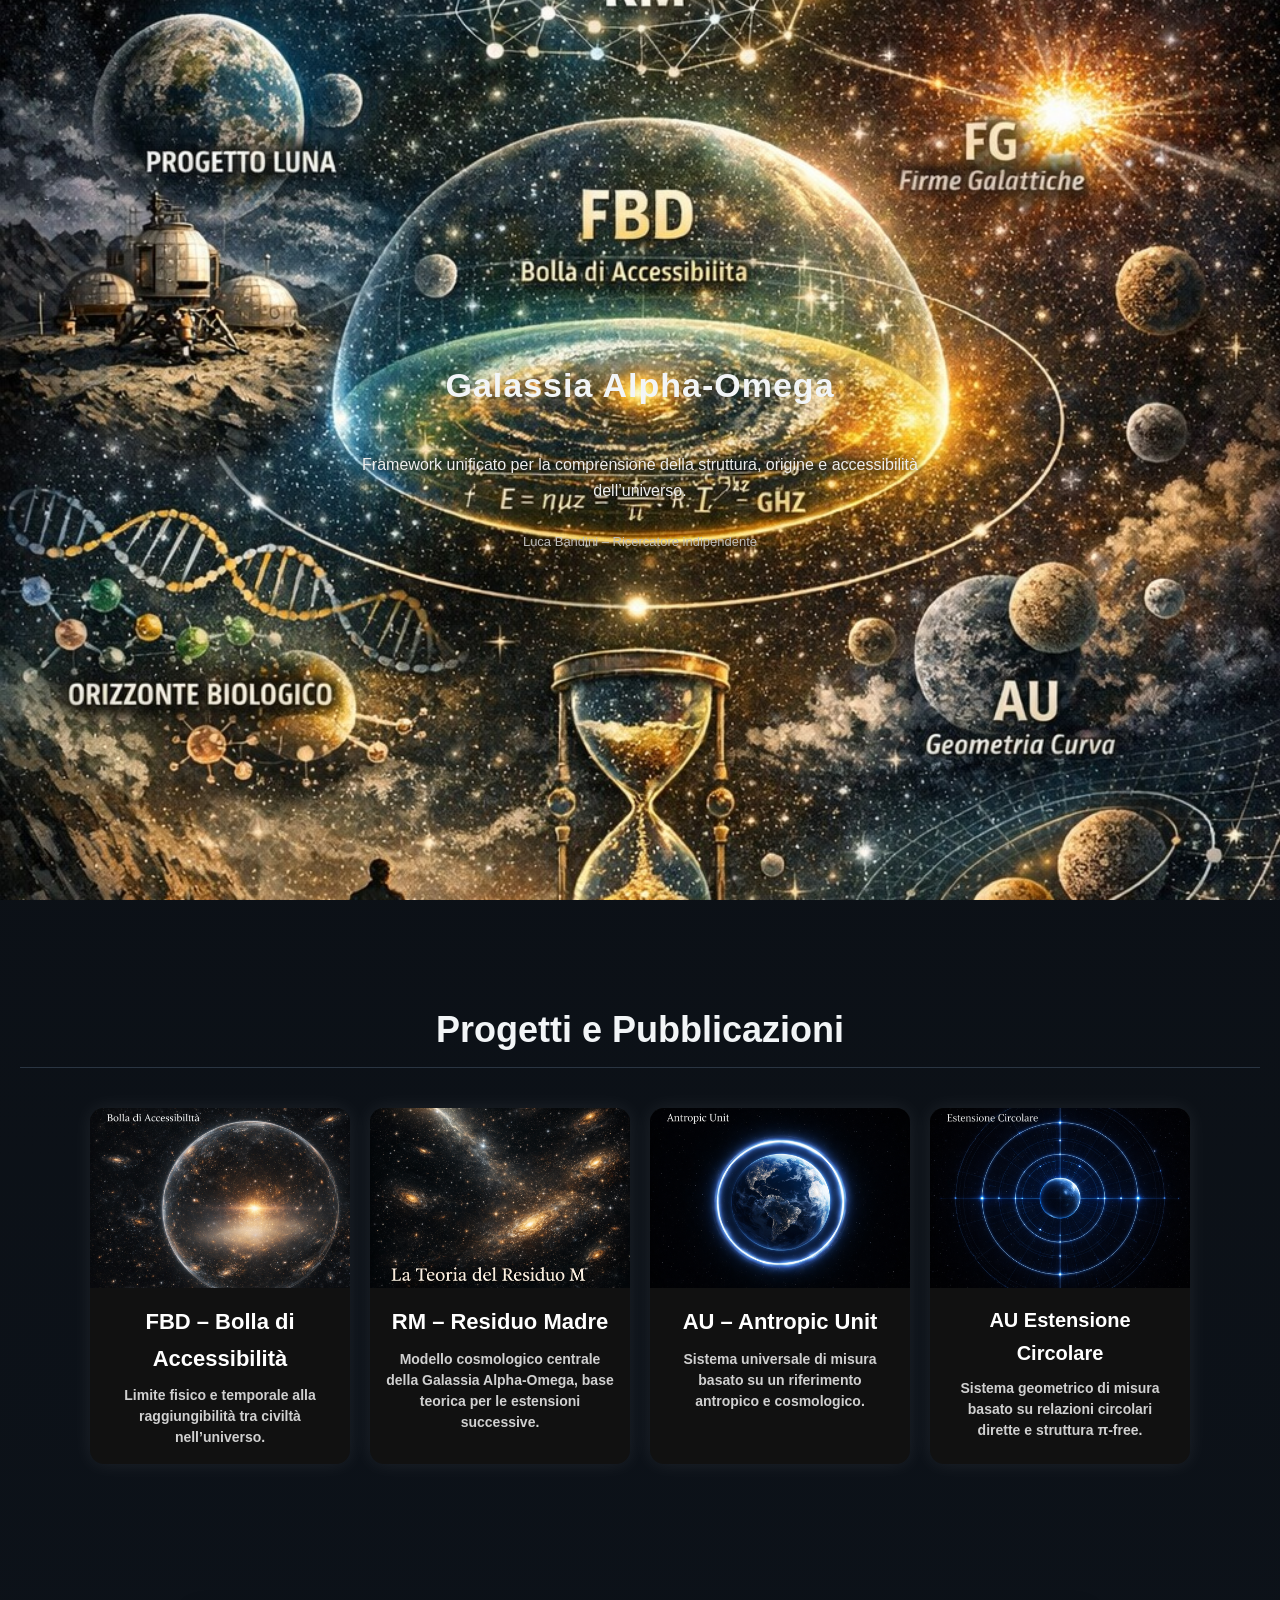
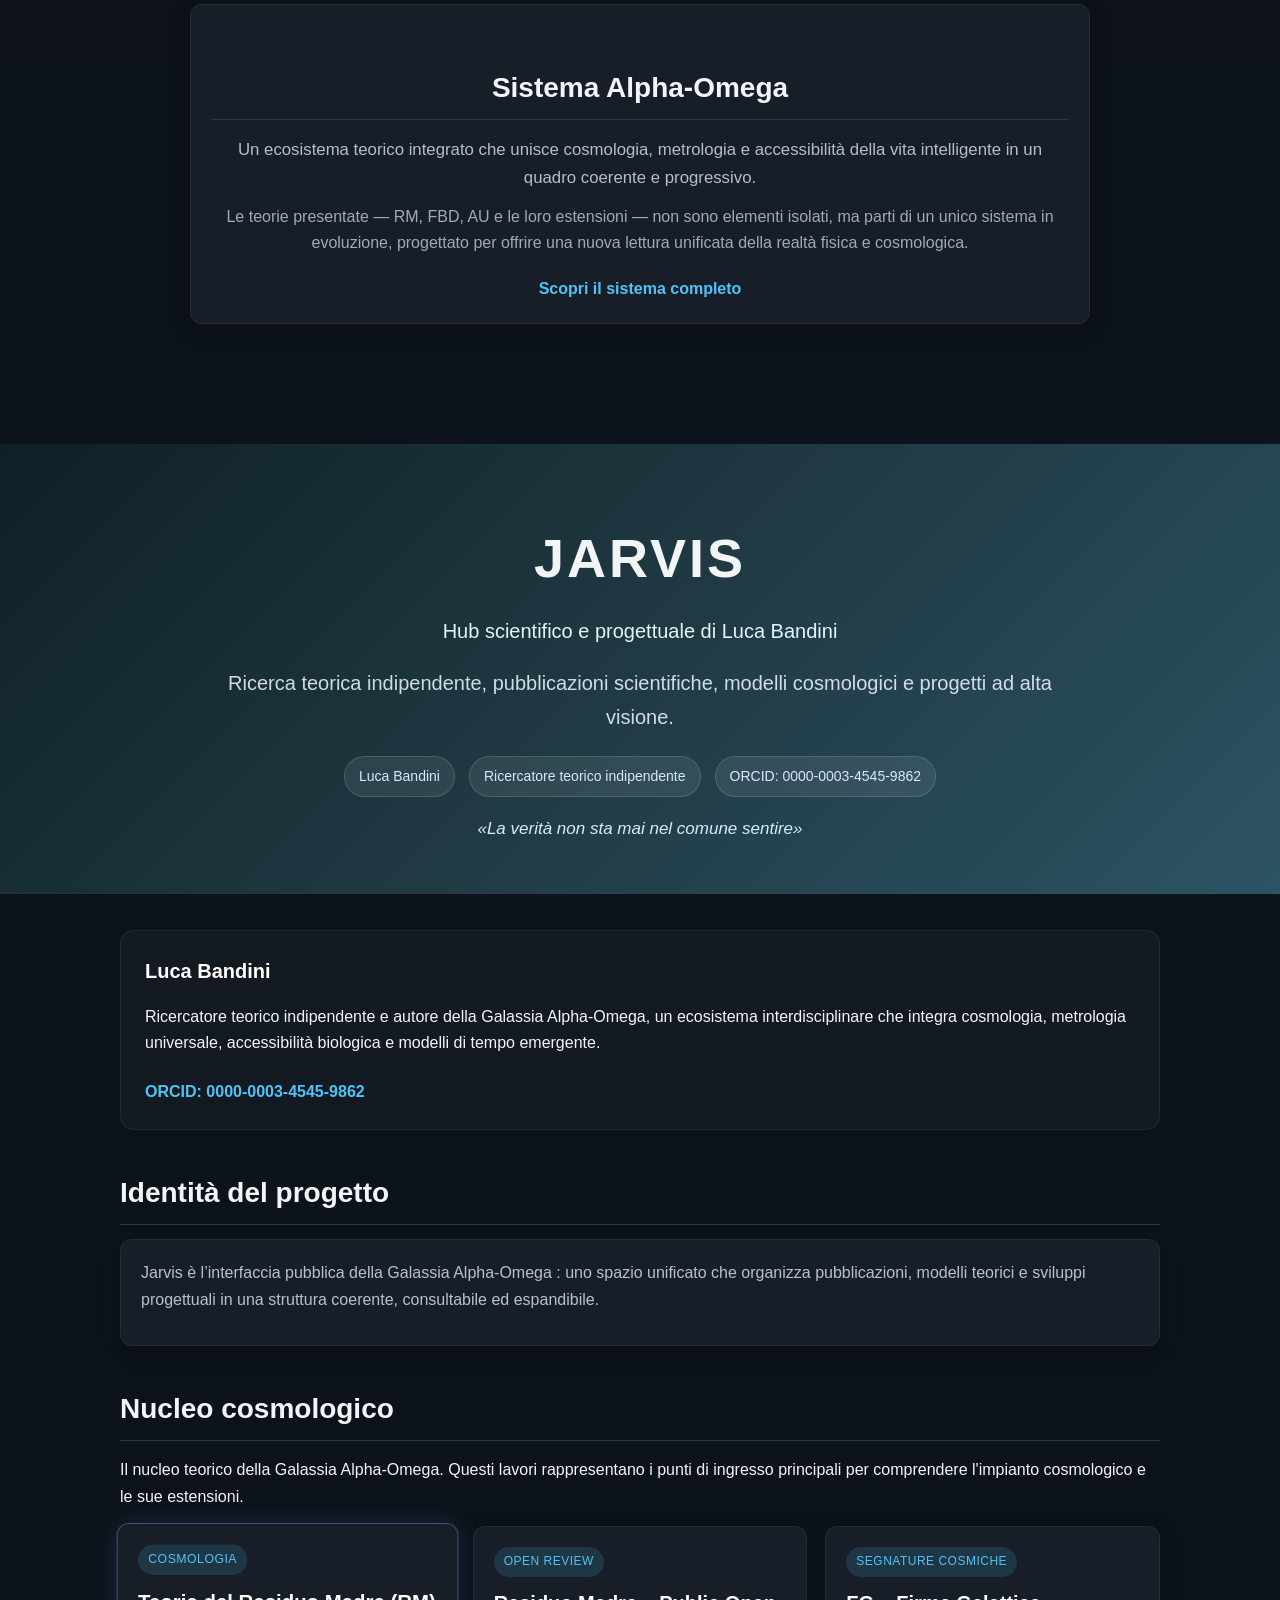
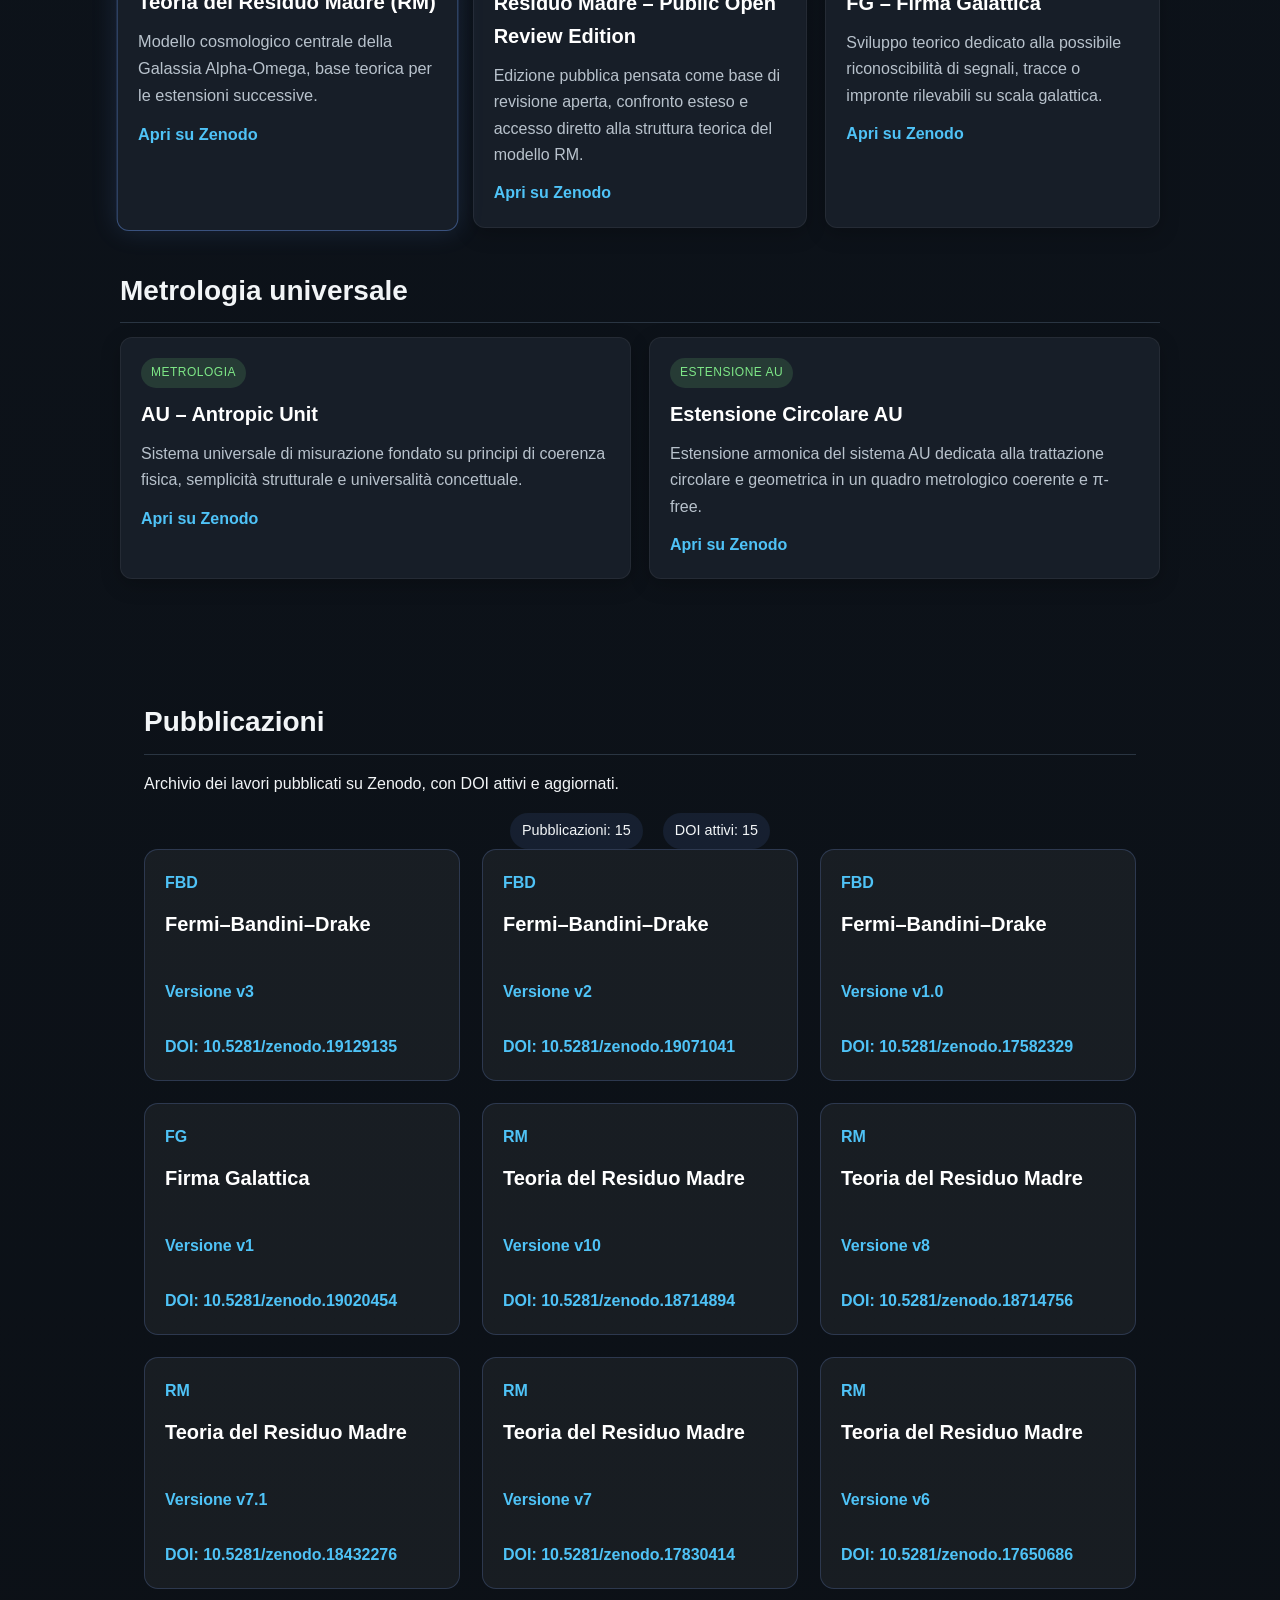
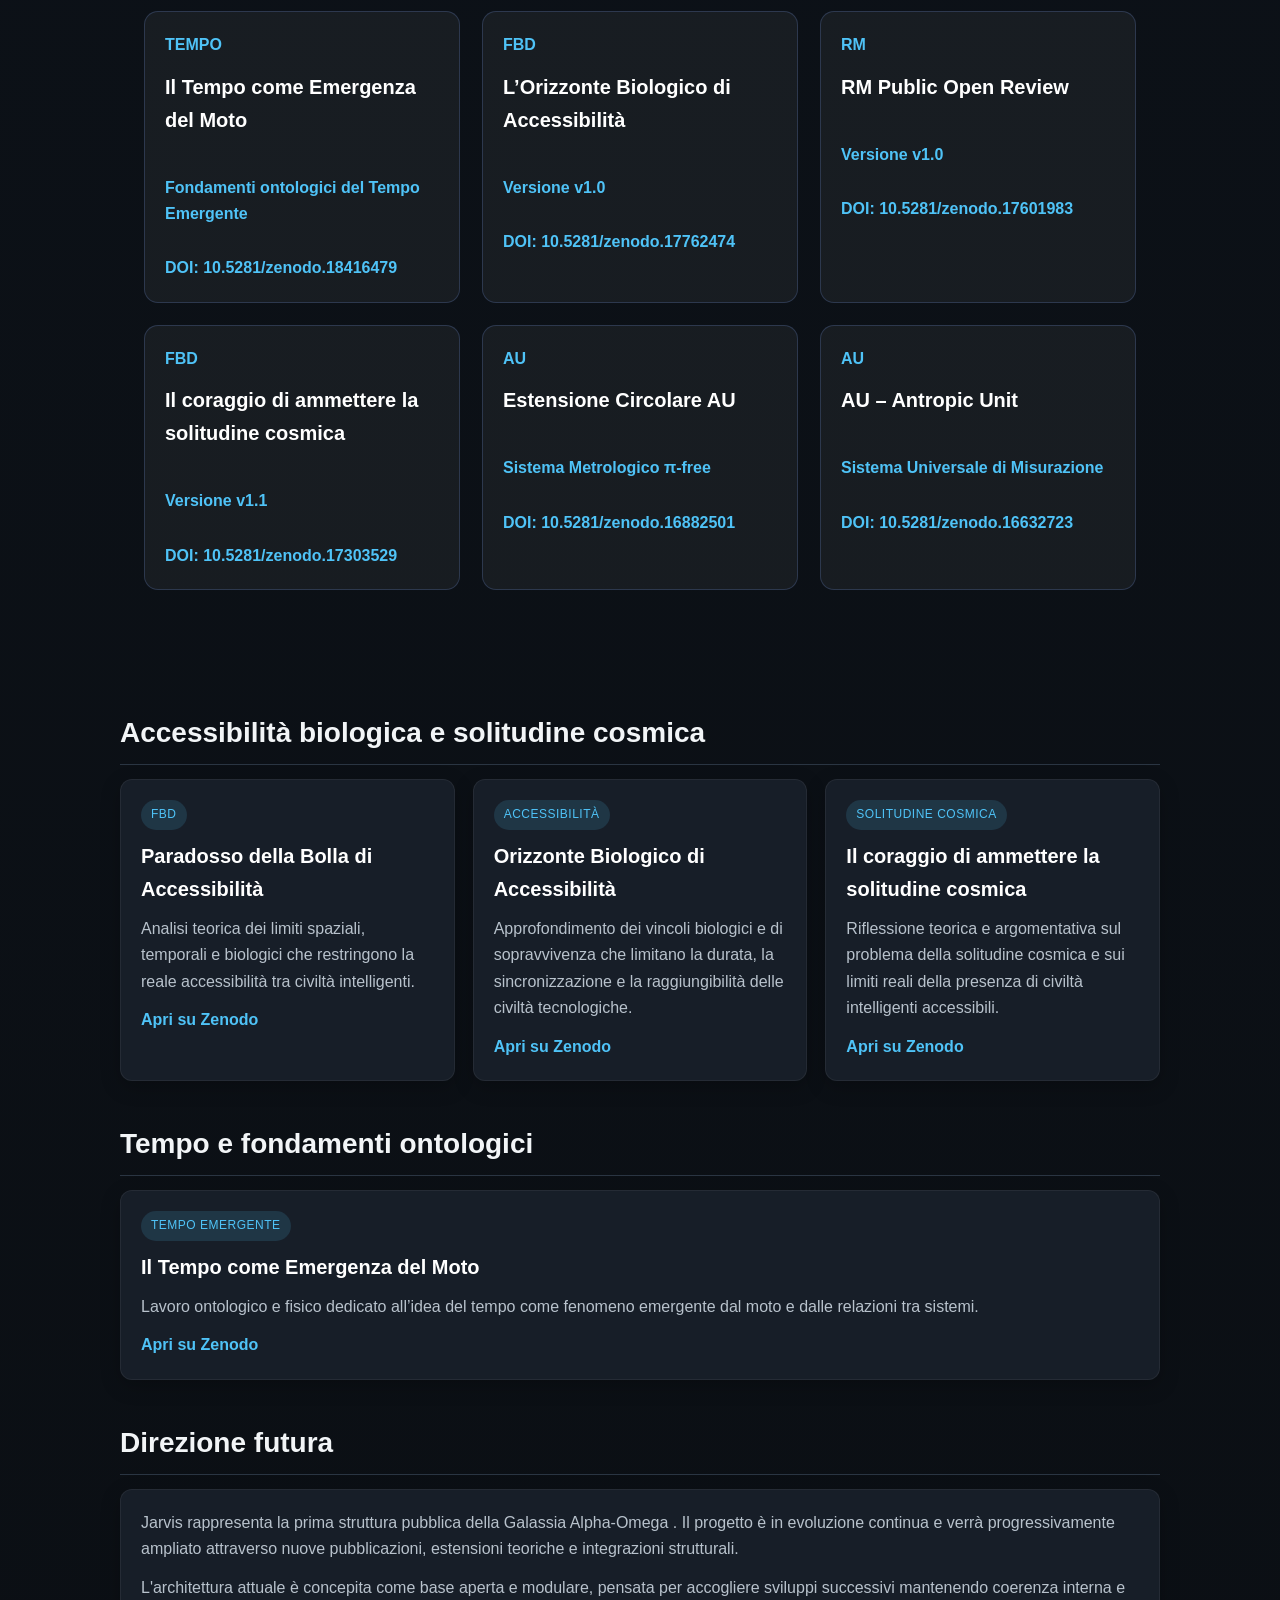
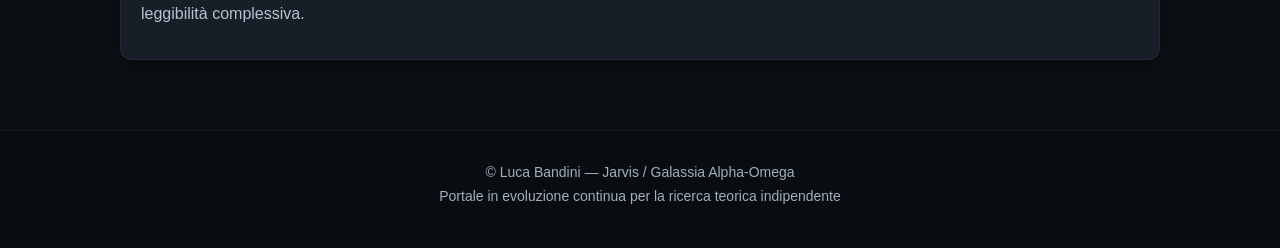
<file: index.html>
<!DOCTYPE html>
<html lang="it">
<head>
  <meta charset="UTF-8" />
  <meta name="viewport" content="width=device-width, initial-scale=1.0" />
  <title>Jarvis –Galassia Alpha-Omega</title>
  <style>
    :root {
      --bg: #0b0f14;
      --bg2: #121821;
      --card: #171e28;
      --text: #f2f5f7;
      --muted: #b8c2cc;
      --line: #2a3542;
      --accent: #4fc3f7;
      --accent2: #7ee787;
    }

    * {
      box-sizing: border-box;
    }

    body {
      margin: 0;
      font-family: Arial, Helvetica, sans-serif;
      background: linear-gradient(180deg, var(--bg), #0d131b 35%, var(--bg));
      color: var(--text);
      line-height: 1.65;
    }

    header {
      padding: 70px 20px 50px 20px;
      text-align: center;
      background: linear-gradient(135deg, #0f2027, #203a43, #2c5364);
      border-bottom: 1px solid rgba(255,255,255,0.08);
    }

    header h1 {
      margin: 0;
      font-size: 54px;
      letter-spacing: 3px;
    }

    header .subtitle {
      margin-top: 12px;
      font-size: 20px;
      color: #e4f4fb;
    }

    header .motto {
      margin-top: 18px;
      font-style: italic;
      color: #d6edf8;
      font-size: 17px;
    }

    .container {
      width: 100%;
      max-width: 1080px;
      margin: 0 auto;
      padding: 36px 20px 70px;
    }

    .intro {
      background: rgba(255,255,255,0.03);
      border: 1px solid rgba(255,255,255,0.06);
      border-radius: 14px;
      padding: 24px;
      margin-bottom: 28px;
    }

    h2 {
      margin-top: 40px;
      margin-bottom: 14px;
      font-size: 28px;
      border-bottom: 1px solid var(--line);
      padding-bottom: 8px;
    }

    h3 {
      margin: 0 0 10px 0;
      font-size: 20px;
      color: #ffffff;
    }

    .grid {
      display: grid;
      grid-template-columns: repeat(auto-fit, minmax(300px, 1fr));
      gap: 18px;
    }

    .card {
      background: var(--card);
      border: 1px solid rgba(255,255,255,0.06);
      border-radius: 12px;
      padding: 20px;
      box-shadow: 0 6px 20px rgba(0,0,0,0.22);
    }

    .card p {
      margin: 0 0 12px 0;
      color: var(--muted);
    }

    .label {
      display: inline-block;
      font-size: 12px;
      letter-spacing: 0.5px;
      text-transform: uppercase;
      padding: 5px 10px;
      border-radius: 999px;
      background: rgba(79, 195, 247, 0.14);
      color: var(--accent);
      margin-bottom: 10px;
    }

    .label.green {
      background: rgba(126, 231, 135, 0.14);
      color: var(--accent2);
    }

    a {
      color: var(--accent);
      text-decoration: none;
      font-weight: bold;
    }

    a:hover {
      text-decoration: underline;
    }

    .links a {
      margin-right: 16px;
      display: inline-block;
      margin-top: 6px;
    }

    .note {
      margin-top: 28px;
      padding: 18px 20px;
      border-left: 4px solid var(--accent);
      background: rgba(79, 195, 247, 0.08);
      border-radius: 8px;
      color: var(--muted);
    }

    footer {
      text-align: center;
      padding: 30px 20px 40px;
      color: #9fb0bf;
      font-size: 14px;
      border-top: 1px solid rgba(255,255,255,0.06);
      background: rgba(0,0,0,0.18);
    }

    @media (max-width: 640px) {
      header h1 {
        font-size: 42px;
      }

      header .subtitle {
        font-size: 18px;
      }

      .container {
        padding: 28px 16px 60px;
      }
    }
  .pubblicazioni-section {
  padding: 80px 24px;
}

.pubblicazioni-container {
  max-width: 1280px;
  margin: 0 auto;
}

.pubblicazioni-grid {
  display: grid;
  grid-template-columns: repeat(auto-fit, minmax(280px, 1fr));
  gap: 22px;
}

.pubblicazione-card {
  display: flex;
  flex-direction: column;
  gap: 12px;
  padding: 20px;
  border-radius: 14px;
  text-decoration: none;
  background: rgba(255,255,255,0.05);
  border: 1px solid rgba(130,170,255,0.2);
}

.pubblicazione-card:hover {
  transform: translateY(-4px);
}

.pubblicazioni-stats {
  margin-top: 16px;
  display: flex;
  justify-content: center;
  gap: 20px;
  font-size: 0.9rem;
}

.pubblicazioni-stats span {
  padding: 6px 12px;
  border-radius: 999px;
  background: rgba(110,160,255,0.1);
}
    .header-description {
  margin-top: 18px;
  max-width: 860px;
  margin-left: auto;
  margin-right: auto;
  font-size: 20px;
  line-height: 1.7;
  color: rgba(235, 242, 255, 0.88);
}

.header-identity {
  margin-top: 22px;
  display: flex;
  justify-content: center;
  gap: 14px;
  flex-wrap: wrap;
}

.header-identity span {
  padding: 8px 14px;
  border-radius: 999px;
  background: rgba(255, 255, 255, 0.08);
  border: 1px solid rgba(255, 255, 255, 0.14);
  color: #dbe7ff;
  font-size: 14px;
}

.motto {
  margin-top: 20px;
  font-style: italic;
  color: #a9c4ff;
}

@media (max-width: 640px) {
  .header-description {
    font-size: 17px;
    line-height: 1.6;
    padding: 0 8px;
  }

  .header-identity {
    gap: 10px;
  }

  .header-identity span {
    font-size: 13px;
    padding: 7px 12px;
  }
}
   .card-primary {
  border: 1px solid rgba(110,160,255,0.4);
  box-shadow: 0 0 25px rgba(110,160,255,0.15);
  transform: scale(1.02);
} 
  </style>
</head>
<body>
<div style="
    width:100%;
    height:100vh;
    background-image: url('alpha-omega.jpeg');
    background-size: cover;
    background-position: center;
    background-repeat: no-repeat;
    display:flex;
    flex-direction:column;
    justify-content:center;
    align-items:center;
    text-align:center;
">
<h1 style="font-size:34px; letter-spacing:1px;">
    Galassia Alpha-Omega
</h1>

<p style="font-size:16px; max-width:600px; line-height:1.6; color:#eee; text-shadow:0 0 6px rgba(0,0,0,0.7);">
    Framework unificato per la comprensione della struttura, origine e accessibilità dell’universo.
</p>

<p style="margin-top:12px; font-size:13px; color:#bbb;">
    Luca Bandini – Ricercatore indipendente
</p>

</div>
  <section style="padding:60px 20px; text-align:center;">

    <h2 style="font-size:36px;">Progetti e Pubblicazioni</h2>

    <div style="
        display:flex;
        flex-wrap:wrap;
        justify-content:center;
        gap:20px;
        margin-top:40px;
    ">

 <a href="fbd.html"
   style="display:block; width:260px; background:#111; border-radius:14px; overflow:hidden; text-decoration:none; color:white; box-shadow:0 0 20px rgba(255,255,255,0.08);">
    
    <img src="FBD immagine.png" alt="FBD – Bolla di Accessibilità" style="width:100%; height:180px; object-fit:cover; display:block;">
    
    <div style="padding:16px;">
        <div style="font-size:22px; font-weight:bold; margin-bottom:8px;">
            FBD – Bolla di Accessibilità
        </div>
        <div style="font-size:14px; line-height:1.5; color:#d0d0d0;">
            Limite fisico e temporale alla raggiungibilità tra civiltà nell’universo.
        </div>
    </div>
</a>

       <a href="rm.html"target="_blank"
   style="display:block; width:260px; background:#111; border-radius:14px; overflow:hidden; text-decoration:none; color:white; box-shadow:0 0 20px rgba(255,255,255,0.08);">
    <img src="RM immagine.png" alt="RM – Residuo Madre" style="width:100%; height:180px; object-fit:cover; display:block;">
    <div style="padding:16px;">
        <div style="font-size:22px; font-weight:bold; margin-bottom:8px;">RM – Residuo Madre</div>
        <div style="font-size:14px; line-height:1.5; color:#d0d0d0;">
            Modello cosmologico centrale della Galassia Alpha-Omega, base teorica per le estensioni successive.
        </div>
    </div>
</a>

       <a href="au.html"
   style="display:block; width:260px; background:#111; border-radius:14px; overflow:hidden; text-decoration:none; color:white; box-shadow:0 0 20px rgba(255,255,255,0.08);">
    
    <img src="AU immagine.png" alt="AU – Antropic Unit" style="width:100%; height:180px; object-fit:cover; display:block;">
    
    <div style="padding:16px;">
        <div style="font-size:22px; font-weight:bold; margin-bottom:8px;">
            AU – Antropic Unit
        </div>
        <div style="font-size:14px; line-height:1.5; color:#d0d0d0;">
            Sistema universale di misura basato su un riferimento antropico e cosmologico.
        </div>
    </div>
</a>

      <a href="au-estensione-circolare.html"
   style="display:block; width:260px; background:#111; border-radius:14px; overflow:hidden; text-decoration:none; color:white; box-shadow:0 0 20px rgba(255,255,255,0.08);">
   
    <img src="estensione circolare immagine.png" alt="AU Estensione Circolare" style="width:100%; height:180px; object-fit:cover; display:block;">
    
    <div style="padding:16px;">
        <div style="font-size:20px; font-weight:bold; margin-bottom:8px;">
            AU Estensione Circolare
        </div>
        <div style="font-size:14px; line-height:1.5; color:#d0d0d0;">
            Sistema geometrico di misura basato su relazioni circolari dirette e struttura π-free.
        </div>
    </div>
</a>

    </div>

</section>
  <section style="margin: 80px 0 120px 0;">
  <div class="card" style="max-width: 900px; margin: 0 auto; text-align: center;">

    <h2 style="margin-bottom: 16px;">
      Sistema Alpha-Omega
    </h2>

    <p style="color: rgba(220,230,245,0.8); font-size: 1.05rem;">
      Un ecosistema teorico integrato che unisce cosmologia, metrologia e
      accessibilità della vita intelligente in un quadro coerente e progressivo.
    </p>

    <p style="color: rgba(220,230,245,0.7);">
      Le teorie presentate — RM, FBD, AU e le loro estensioni — non sono elementi
      isolati, ma parti di un unico sistema in evoluzione, progettato per offrire
      una nuova lettura unificata della realtà fisica e cosmologica.
    </p>

    <div style="margin-top: 20px;">
      <a class="btn btn-primary" href="sistema.html">
        Scopri il sistema completo
      </a>
    </div>

  </div>
</section>
 <header>
  <h1>JARVIS</h1>

  <div class="subtitle">Hub scientifico e progettuale di Luca Bandini</div>

  <div class="header-description">
    Ricerca teorica indipendente, pubblicazioni scientifiche, modelli cosmologici
    e progetti ad alta visione.
  </div>

  <div class="header-identity">
    <span>Luca Bandini</span>
    <span>Ricercatore teorico indipendente</span>
    <span>ORCID: 0000-0003-4545-9862</span>
  </div>

  <div class="motto">«La verità non sta mai nel comune sentire»</div>
</header>

  <main class="container">

    <section class="intro">
      <h3>Luca Bandini</h3>
    <p>
Ricercatore teorico indipendente e autore della Galassia Alpha-Omega, un ecosistema
interdisciplinare che integra cosmologia, metrologia universale, accessibilità
biologica e modelli di tempo emergente.
</p>
      <div class="links">
        <a href="https://orcid.org/0000-0003-4545-9862" target="_blank">ORCID: 0000-0003-4545-9862</a>
       
      </div>
    </section>

    <section>
      <h2>Identità del progetto</h2>
      <div class="card">
       <p>
Jarvis è l’interfaccia pubblica della Galassia Alpha-Omega : uno spazio unificato che
organizza pubblicazioni, modelli teorici e sviluppi progettuali in una struttura
coerente, consultabile ed espandibile.
</p>
      </div>
    </section>

    <section>
      <h2>Nucleo cosmologico</h2>
      <p class="section-intro">
Il nucleo teorico della Galassia Alpha-Omega. Questi lavori rappresentano i punti di ingresso principali per comprendere l'impianto cosmologico e le sue estensioni.
</p>
      <div class="grid">
        <div class="card card-primary">
          <div class="label">Cosmologia</div>
          <h3>Teoria del Residuo Madre (RM)</h3>
         <p>Modello cosmologico centrale della Galassia Alpha-Omega, base teorica per le estensioni successive.</p>
  
  
          <a href="https://zenodo.org/records/18714894" target="_blank">Apri su Zenodo</a>
        </div>

        <div class="card">
          <div class="label">Open Review</div>
          <h3>Residuo Madre – Public Open Review Edition</h3>
          <p>
            Edizione pubblica pensata come base di revisione aperta, confronto esteso
            e accesso diretto alla struttura teorica del modello RM.
          </p>
          <a href="https://zenodo.org/records/17601983" target="_blank">Apri su Zenodo</a>
        </div>

        <div class="card">
          <div class="label">Segnature cosmiche</div>
          <h3>FG – Firma Galattica</h3>
          <p>
            Sviluppo teorico dedicato alla possibile riconoscibilità di segnali,
            tracce o impronte rilevabili su scala galattica.
          </p>
          <a href="https://zenodo.org/records/19020454" target="_blank">Apri su Zenodo</a>
        </div>
      </div>
    </section>

    <section>
      <h2>Metrologia universale</h2>
      <div class="grid">
        <div class="card">
          <div class="label green">Metrologia</div>
          <h3>AU – Antropic Unit</h3>
          <p>
            Sistema universale di misurazione fondato su principi di coerenza fisica,
            semplicità strutturale e universalità concettuale.
          </p>
          <a href="https://zenodo.org/records/16632723" target="_blank">Apri su Zenodo</a>
        </div>

        <div class="card">
          <div class="label green">Estensione AU</div>
          <h3>Estensione Circolare AU</h3>
          <p>
            Estensione armonica del sistema AU dedicata alla trattazione circolare e geometrica
            in un quadro metrologico coerente e π-free.
          </p>
          <a href="https://zenodo.org/records/16882501" target="_blank">Apri su Zenodo</a>
        </div>
      </div>
    </section>
<section class="pubblicazioni-section" id="pubblicazioni">
  <div class="pubblicazioni-container">
   <div class="pubblicazioni-header">
  <h2>Pubblicazioni</h2>
  <p>
    Archivio dei lavori pubblicati su Zenodo, con DOI attivi e aggiornati.
  </p>
<div class="pubblicazioni-stats">
  <span>Pubblicazioni: 15</span>
  <span>DOI attivi: 15</span>
</div>

</div>

    <div class="pubblicazioni-grid">
      <a class="pubblicazione-card" href="https://doi.org/10.5281/zenodo.19129135" target="_blank" rel="noopener noreferrer">
        <span class="pubblicazione-area">FBD</span>
        <h3>Fermi–Bandini–Drake</h3>
        <p>Versione v3</p>
        <span class="pubblicazione-doi">DOI: 10.5281/zenodo.19129135</span>
      </a>

      <a class="pubblicazione-card" href="https://doi.org/10.5281/zenodo.19071041" target="_blank" rel="noopener noreferrer">
        <span class="pubblicazione-area">FBD</span>
        <h3>Fermi–Bandini–Drake</h3>
        <p>Versione v2</p>
        <span class="pubblicazione-doi">DOI: 10.5281/zenodo.19071041</span>
      </a>

      <a class="pubblicazione-card" href="https://doi.org/10.5281/zenodo.17582329" target="_blank" rel="noopener noreferrer">
        <span class="pubblicazione-area">FBD</span>
        <h3>Fermi–Bandini–Drake</h3>
        <p>Versione v1.0</p>
        <span class="pubblicazione-doi">DOI: 10.5281/zenodo.17582329</span>
      </a>

      <a class="pubblicazione-card" href="https://doi.org/10.5281/zenodo.19020454" target="_blank" rel="noopener noreferrer">
        <span class="pubblicazione-area">FG</span>
        <h3>Firma Galattica</h3>
        <p>Versione v1</p>
        <span class="pubblicazione-doi">DOI: 10.5281/zenodo.19020454</span>
      </a>

      <a class="pubblicazione-card" href="https://doi.org/10.5281/zenodo.18714894" target="_blank" rel="noopener noreferrer">
        <span class="pubblicazione-area">RM</span>
        <h3>Teoria del Residuo Madre</h3>
        <p>Versione v10</p>
        <span class="pubblicazione-doi">DOI: 10.5281/zenodo.18714894</span>
      </a>

      <a class="pubblicazione-card" href="https://doi.org/10.5281/zenodo.18714756" target="_blank" rel="noopener noreferrer">
        <span class="pubblicazione-area">RM</span>
        <h3>Teoria del Residuo Madre</h3>
        <p>Versione v8</p>
        <span class="pubblicazione-doi">DOI: 10.5281/zenodo.18714756</span>
      </a>

      <a class="pubblicazione-card" href="https://doi.org/10.5281/zenodo.18432276" target="_blank" rel="noopener noreferrer">
        <span class="pubblicazione-area">RM</span>
        <h3>Teoria del Residuo Madre</h3>
        <p>Versione v7.1</p>
        <span class="pubblicazione-doi">DOI: 10.5281/zenodo.18432276</span>
      </a>

      <a class="pubblicazione-card" href="https://doi.org/10.5281/zenodo.17830414" target="_blank" rel="noopener noreferrer">
        <span class="pubblicazione-area">RM</span>
        <h3>Teoria del Residuo Madre</h3>
        <p>Versione v7</p>
        <span class="pubblicazione-doi">DOI: 10.5281/zenodo.17830414</span>
      </a>

      <a class="pubblicazione-card" href="https://doi.org/10.5281/zenodo.17650686" target="_blank" rel="noopener noreferrer">
        <span class="pubblicazione-area">RM</span>
        <h3>Teoria del Residuo Madre</h3>
        <p>Versione v6</p>
        <span class="pubblicazione-doi">DOI: 10.5281/zenodo.17650686</span>
      </a>

      <a class="pubblicazione-card" href="https://doi.org/10.5281/zenodo.18416479" target="_blank" rel="noopener noreferrer">
        <span class="pubblicazione-area">TEMPO</span>
        <h3>Il Tempo come Emergenza del Moto</h3>
        <p>Fondamenti ontologici del Tempo Emergente</p>
        <span class="pubblicazione-doi">DOI: 10.5281/zenodo.18416479</span>
      </a>

      <a class="pubblicazione-card" href="https://doi.org/10.5281/zenodo.17762474" target="_blank" rel="noopener noreferrer">
        <span class="pubblicazione-area">FBD</span>
        <h3>L’Orizzonte Biologico di Accessibilità</h3>
        <p>Versione v1.0</p>
        <span class="pubblicazione-doi">DOI: 10.5281/zenodo.17762474</span>
      </a>

      <a class="pubblicazione-card" href="https://doi.org/10.5281/zenodo.17601983" target="_blank" rel="noopener noreferrer">
        <span class="pubblicazione-area">RM</span>
        <h3>RM Public Open Review</h3>
        <p>Versione v1.0</p>
        <span class="pubblicazione-doi">DOI: 10.5281/zenodo.17601983</span>
      </a>

      <a class="pubblicazione-card" href="https://doi.org/10.5281/zenodo.17303529" target="_blank" rel="noopener noreferrer">
        <span class="pubblicazione-area">FBD</span>
        <h3>Il coraggio di ammettere la solitudine cosmica</h3>
        <p>Versione v1.1</p>
        <span class="pubblicazione-doi">DOI: 10.5281/zenodo.17303529</span>
      </a>

      <a class="pubblicazione-card" href="https://doi.org/10.5281/zenodo.16882501" target="_blank" rel="noopener noreferrer">
        <span class="pubblicazione-area">AU</span>
        <h3>Estensione Circolare AU</h3>
        <p>Sistema Metrologico π-free</p>
        <span class="pubblicazione-doi">DOI: 10.5281/zenodo.16882501</span>
      </a>

      <a class="pubblicazione-card" href="https://doi.org/10.5281/zenodo.16632723" target="_blank" rel="noopener noreferrer">
        <span class="pubblicazione-area">AU</span>
        <h3>AU – Antropic Unit</h3>
        <p>Sistema Universale di Misurazione</p>
        <span class="pubblicazione-doi">DOI: 10.5281/zenodo.16632723</span>
      </a>
    </div>
  </div>
</section>
    <section>
      <h2>Accessibilità biologica e solitudine cosmica</h2>
      <div class="grid">
        <div class="card">
          <div class="label">FBD</div>
          <h3>Paradosso della Bolla di Accessibilità</h3>
          <p>
            Analisi teorica dei limiti spaziali, temporali e biologici che restringono
            la reale accessibilità tra civiltà intelligenti.
          </p>
          <a href="https://zenodo.org/records/19129135" target="_blank">Apri su Zenodo</a>
        </div>

        <div class="card">
          <div class="label">Accessibilità</div>
          <h3>Orizzonte Biologico di Accessibilità</h3>
          <p>
            Approfondimento dei vincoli biologici e di sopravvivenza che limitano la durata,
            la sincronizzazione e la raggiungibilità delle civiltà tecnologiche.
          </p>
          <a href="https://zenodo.org/records/17762474" target="_blank">Apri su Zenodo</a>
        </div>

        <div class="card">
          <div class="label">Solitudine cosmica</div>
          <h3>Il coraggio di ammettere la solitudine cosmica</h3>
          <p>
            Riflessione teorica e argomentativa sul problema della solitudine cosmica
            e sui limiti reali della presenza di civiltà intelligenti accessibili.
          </p>
          <a href="https://zenodo.org/records/17303529" target="_blank">Apri su Zenodo</a>
        </div>
      </div>
    </section>

    <section>
      <h2>Tempo e fondamenti ontologici</h2>
      <div class="grid">
        <div class="card">
          <div class="label">Tempo emergente</div>
          <h3>Il Tempo come Emergenza del Moto</h3>
          <p>
            Lavoro ontologico e fisico dedicato all’idea del tempo come fenomeno emergente
            dal moto e dalle relazioni tra sistemi.
          </p>
          <a href="https://zenodo.org/records/18416479" target="_blank">Apri su Zenodo</a>
        </div>
      </div>
    </section>

  <section>
  <h2>Direzione futura</h2>

  <div class="card">
    <p>
      Jarvis rappresenta la prima struttura pubblica della 
      Galassia Alpha-Omega . Il progetto è in evoluzione continua e verrà progressivamente ampliato attraverso nuove pubblicazioni, estensioni teoriche e integrazioni strutturali.
    </p>

    <p>
      L'architettura attuale è concepita come base aperta e modulare, pensata per accogliere sviluppi successivi mantenendo coerenza interna e leggibilità complessiva.
    </p>
  </div>

</section>

  </main>

 <footer class="site-footer">
  <div class="footer-line">© Luca Bandini — Jarvis / Galassia Alpha-Omega</div>
  <div class="footer-subline">Portale in evoluzione continua per la ricerca teorica indipendente</div>
</footer>
</body>
</html>
</file>
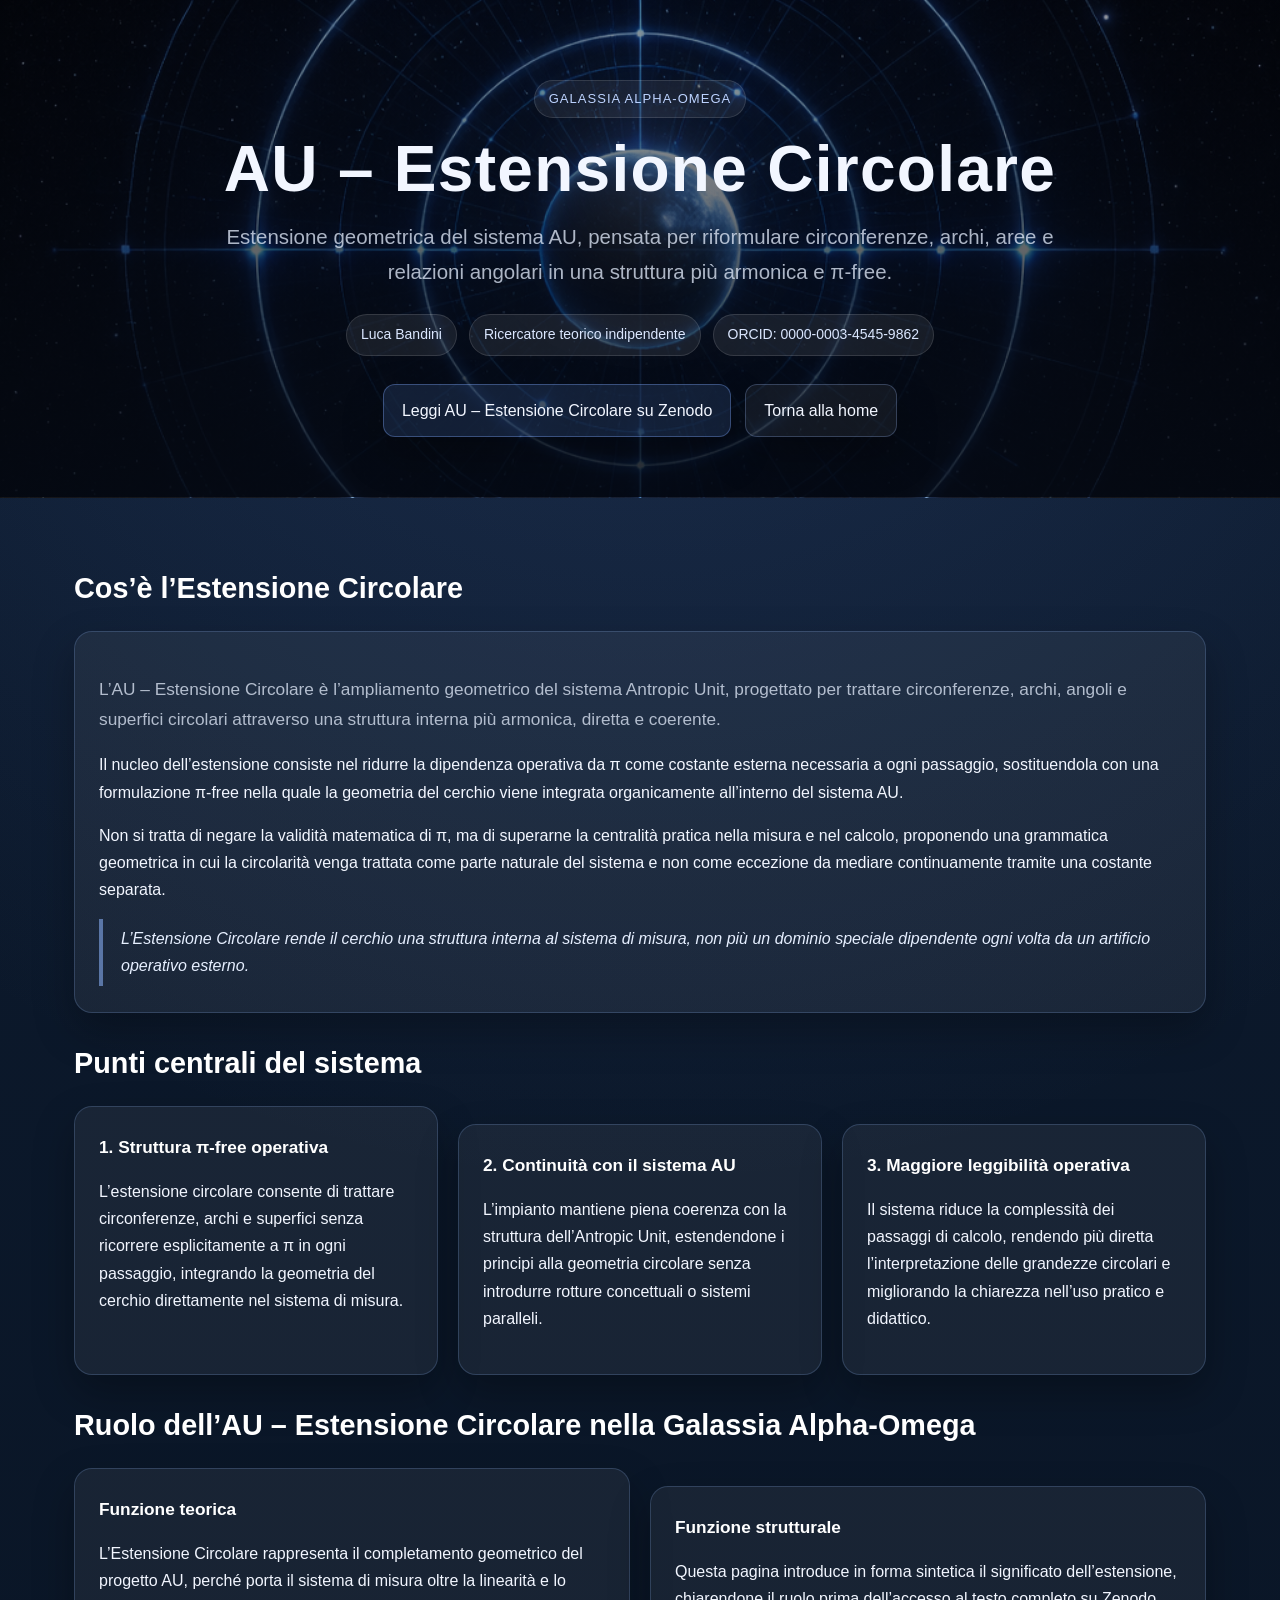
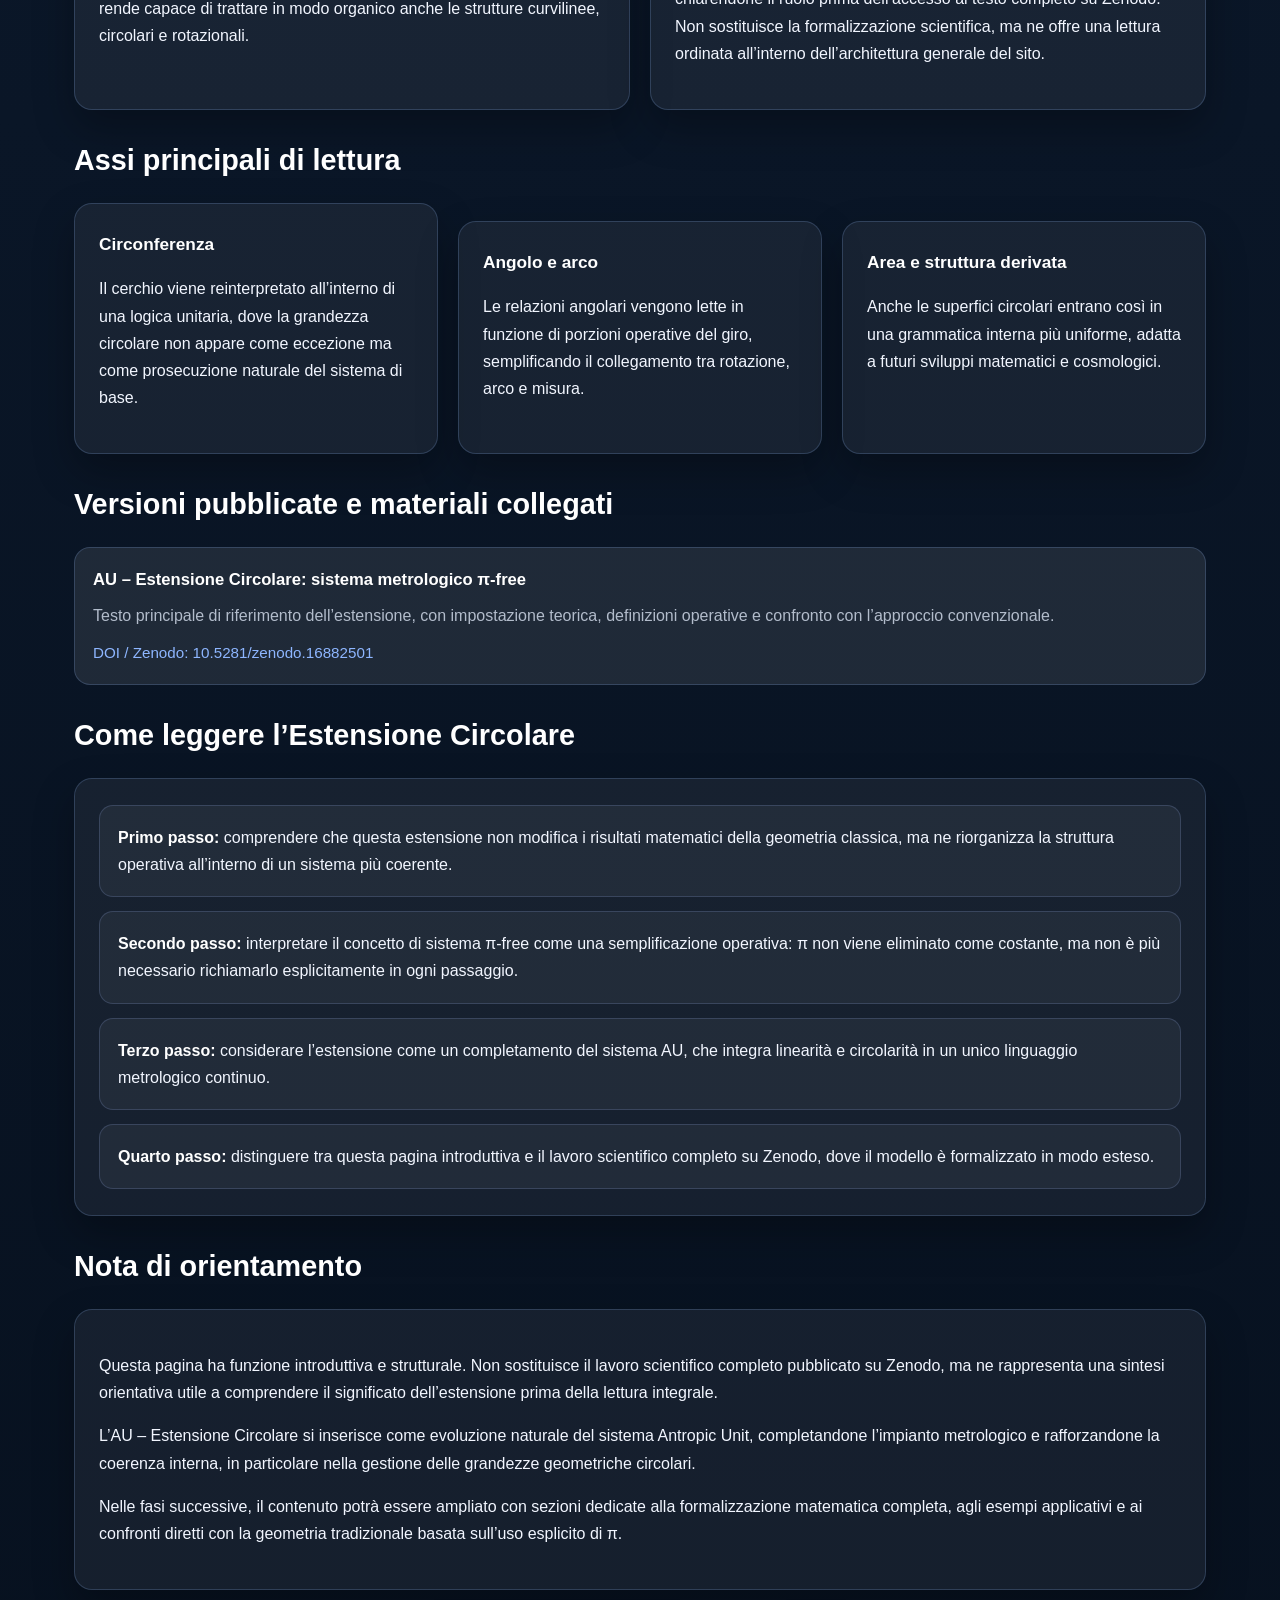
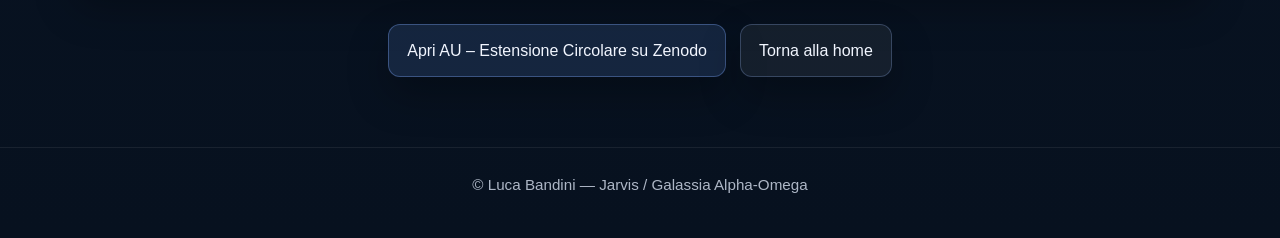
<file: au-estensione-circolare.html>
<!DOCTYPE html>
<html lang="it">
<head>
  <meta charset="UTF-8" />
  <meta name="viewport" content="width=device-width, initial-scale=1.0" />
  <title>AU – Estensione Circolare | Galassia Alpha-Omega</title>
  <style>
    :root {
      --bg1: #07111f;
      --bg2: #0d1b2f;
      --panel: rgba(255, 255, 255, 0.06);
      --panel-strong: rgba(255, 255, 255, 0.09);
      --border: rgba(150, 190, 255, 0.20);
      --text: #f2f6ff;
      --muted: rgba(220, 230, 245, 0.78);
      --accent: #8eb6ff;
      --accent-strong: #bdd3ff;
      --shadow: 0 18px 40px rgba(0, 0, 0, 0.28);
      --max: 1180px;
    }

    * {
      box-sizing: border-box;
    }

    html {
      scroll-behavior: smooth;
    }

    body {
      margin: 0;
      font-family: Arial, Helvetica, sans-serif;
      color: var(--text);
      background:
        radial-gradient(circle at top center, rgba(90, 130, 210, 0.22) 0%, transparent 34%),
        linear-gradient(180deg, var(--bg2) 0%, var(--bg1) 100%);
      line-height: 1.7;
    }

    a {
      color: var(--accent-strong);
      text-decoration: none;
    }

    a:hover {
      text-decoration: underline;
    }

    .hero {
      position: relative;
      overflow: hidden;
      padding: 80px 24px 60px;
      text-align: center;
      border-bottom: 1px solid rgba(255,255,255,0.08);
      background-image:
        linear-gradient(rgba(5, 10, 20, 0.40), rgba(5, 10, 20, 0.85)),
        url("estensione circolare immagine.png");
      background-size: cover;
      background-position: center center;
      background-repeat: no-repeat;
    }

    .hero::before {
      content: "";
      position: absolute;
      inset: auto auto 14% 50%;
      width: 480px;
      height: 480px;
      transform: translateX(-50%);
      border-radius: 50%;
      background:
        radial-gradient(circle at center, rgba(255,255,255,0.15) 0%, rgba(255,255,255,0.02) 34%, transparent 62%);
      filter: blur(10px);
      pointer-events: none;
      opacity: 0.55;
    }

    .hero-inner {
      position: relative;
      z-index: 1;
      max-width: 980px;
      margin: 0 auto;
    }

    .eyebrow {
      display: inline-block;
      margin-bottom: 16px;
      padding: 7px 14px;
      border-radius: 999px;
      background: rgba(255,255,255,0.07);
      border: 1px solid rgba(255,255,255,0.12);
      color: var(--accent-strong);
      font-size: 13px;
      letter-spacing: 0.08em;
      text-transform: uppercase;
    }

    .hero h1 {
      margin: 0;
      font-size: clamp(2.1rem, 5vw, 4rem);
      line-height: 1.1;
      letter-spacing: 0.02em;
    }

    .hero-subtitle {
      margin: 16px auto 0;
      max-width: 900px;
      font-size: clamp(1rem, 2vw, 1.28rem);
      color: var(--muted);
    }

    .hero-badges {
      margin-top: 24px;
      display: flex;
      flex-wrap: wrap;
      justify-content: center;
      gap: 12px;
    }

    .hero-badges span {
      padding: 8px 14px;
      border-radius: 999px;
      background: rgba(255,255,255,0.08);
      border: 1px solid rgba(255,255,255,0.12);
      color: #dbe7ff;
      font-size: 14px;
    }

    .hero-actions {
      margin-top: 28px;
      display: flex;
      flex-wrap: wrap;
      justify-content: center;
      gap: 14px;
    }

    .btn {
      display: inline-block;
      padding: 12px 18px;
      border-radius: 12px;
      border: 1px solid rgba(160,190,255,0.25);
      background: rgba(255,255,255,0.06);
      color: var(--text);
      text-decoration: none;
      box-shadow: var(--shadow);
      transition: transform 0.2s ease, border-color 0.2s ease, background 0.2s ease;
    }

    .btn:hover {
      transform: translateY(-2px);
      border-color: rgba(160,190,255,0.45);
      background: rgba(255,255,255,0.09);
      text-decoration: none;
    }

    .btn-primary {
      background: rgba(110,160,255,0.14);
      border-color: rgba(130,170,255,0.35);
    }

    .container {
      max-width: var(--max);
      margin: 0 auto;
      padding: 40px 24px 70px;
    }

    section {
      margin-top: 26px;
    }

    .section-title {
      margin: 0 0 18px;
      font-size: 1.8rem;
      color: #ffffff;
    }

    .card {
      background: var(--panel);
      border: 1px solid var(--border);
      border-radius: 18px;
      padding: 26px 24px;
      box-shadow: var(--shadow);
    }

    .card + .card {
      margin-top: 18px;
    }

    .lead {
      font-size: 1.08rem;
      color: var(--muted);
    }

    .grid-2 {
      display: grid;
      grid-template-columns: repeat(2, minmax(0, 1fr));
      gap: 20px;
    }

    .grid-3 {
      display: grid;
      grid-template-columns: repeat(3, minmax(0, 1fr));
      gap: 20px;
    }

    .mini-title {
      margin: 0 0 12px;
      font-size: 1.08rem;
      color: #ffffff;
    }

    .timeline {
      display: grid;
      gap: 16px;
    }

    .timeline-item {
      background: var(--panel-strong);
      border: 1px solid var(--border);
      border-radius: 16px;
      padding: 18px;
    }

    .timeline-item h3 {
      margin: 0 0 8px;
      font-size: 1.04rem;
      color: #ffffff;
    }

    .timeline-item p {
      margin: 0;
      color: var(--muted);
    }

    .doi {
      display: inline-block;
      margin-top: 10px;
      color: var(--accent);
      font-size: 0.95rem;
      word-break: break-word;
    }

    .reading-path {
      display: grid;
      gap: 14px;
    }

    .reading-step {
      background: rgba(255,255,255,0.05);
      border: 1px solid rgba(160,190,255,0.18);
      border-radius: 14px;
      padding: 18px;
    }

    .reading-step strong {
      color: #ffffff;
    }

    .quote-box {
      border-left: 4px solid rgba(142, 182, 255, 0.55);
      padding: 6px 0 6px 18px;
      color: #e6efff;
      font-style: italic;
    }

    .back-home {
      margin-top: 34px;
      text-align: center;
    }

    .footer {
      text-align: center;
      padding: 24px 16px 40px;
      border-top: 1px solid rgba(255,255,255,0.07);
      color: var(--muted);
      font-size: 0.95rem;
    }

    @media (max-width: 900px) {
      .grid-2,
      .grid-3 {
        grid-template-columns: 1fr;
      }

      .hero {
        padding-top: 58px;
      }
    }
  </style>
</head>
<body>

  <header class="hero">
    <div class="hero-inner">
      <div class="eyebrow">Galassia Alpha-Omega</div>

      <h1>AU – Estensione Circolare</h1>

      <p class="hero-subtitle">
        Estensione geometrica del sistema AU, pensata per riformulare circonferenze,
        archi, aree e relazioni angolari in una struttura più armonica e π-free.
      </p>

      <div class="hero-badges">
        <span>Luca Bandini</span>
        <span>Ricercatore teorico indipendente</span>
        <span>ORCID: 0000-0003-4545-9862</span>
      </div>

      <div class="hero-actions">
        <a class="btn btn-primary" href="https://zenodo.org/records/16882501" target="_blank" rel="noopener noreferrer">
          Leggi AU – Estensione Circolare su Zenodo
        </a>
        <a class="btn" href="index.html">
          Torna alla home
        </a>
      </div>
    </div>
  </header>

  <main class="container">

  <section>
  <h2 class="section-title">Cos’è l’Estensione Circolare</h2>
  <div class="card">
    <p class="lead">
      L’AU – Estensione Circolare è l’ampliamento geometrico del sistema Antropic Unit,
      progettato per trattare circonferenze, archi, angoli e superfici circolari
      attraverso una struttura interna più armonica, diretta e coerente.
    </p>

    <p>
      Il nucleo dell’estensione consiste nel ridurre la dipendenza operativa da π
      come costante esterna necessaria a ogni passaggio, sostituendola con una
      formulazione π-free nella quale la geometria del cerchio viene integrata
      organicamente all’interno del sistema AU.
    </p>

    <p>
      Non si tratta di negare la validità matematica di π, ma di superarne la centralità
      pratica nella misura e nel calcolo, proponendo una grammatica geometrica in cui
      la circolarità venga trattata come parte naturale del sistema e non come eccezione
      da mediare continuamente tramite una costante separata.
    </p>

    <div class="quote-box">
      L’Estensione Circolare rende il cerchio una struttura interna al sistema di misura,
      non più un dominio speciale dipendente ogni volta da un artificio operativo esterno.
    </div>
  </div>
</section>

   <section>
  <h2 class="section-title">Punti centrali del sistema</h2>
  <div class="grid-3">

    <div class="card">
      <h3 class="mini-title">1. Struttura π-free operativa</h3>
      <p>
        L’estensione circolare consente di trattare circonferenze, archi e superfici
        senza ricorrere esplicitamente a π in ogni passaggio, integrando la geometria
        del cerchio direttamente nel sistema di misura.
      </p>
    </div>

    <div class="card">
      <h3 class="mini-title">2. Continuità con il sistema AU</h3>
      <p>
        L’impianto mantiene piena coerenza con la struttura dell’Antropic Unit,
        estendendone i principi alla geometria circolare senza introdurre rotture
        concettuali o sistemi paralleli.
      </p>
    </div>

    <div class="card">
      <h3 class="mini-title">3. Maggiore leggibilità operativa</h3>
      <p>
        Il sistema riduce la complessità dei passaggi di calcolo, rendendo più diretta
        l’interpretazione delle grandezze circolari e migliorando la chiarezza
        nell’uso pratico e didattico.
      </p>
    </div>

  </div>
</section>
 <section>
  <h2 class="section-title">Ruolo dell’AU – Estensione Circolare nella Galassia Alpha-Omega</h2>
  <div class="grid-2">
    <div class="card">
      <h3 class="mini-title">Funzione teorica</h3>
      <p>
        L’Estensione Circolare rappresenta il completamento geometrico del progetto AU,
        perché porta il sistema di misura oltre la linearità e lo rende capace di
        trattare in modo organico anche le strutture curvilinee, circolari e rotazionali.
      </p>
    </div>

    <div class="card">
      <h3 class="mini-title">Funzione strutturale</h3>
      <p>
        Questa pagina introduce in forma sintetica il significato dell’estensione,
        chiarendone il ruolo prima dell’accesso al testo completo su Zenodo. Non sostituisce
        la formalizzazione scientifica, ma ne offre una lettura ordinata all’interno
        dell’architettura generale del sito.
      </p>
    </div>
  </div>
</section>

    <section>
      <h2 class="section-title">Assi principali di lettura</h2>
      <div class="grid-3">
        <div class="card">
          <h3 class="mini-title">Circonferenza</h3>
          <p>
            Il cerchio viene reinterpretato all’interno di una logica unitaria,
            dove la grandezza circolare non appare come eccezione ma come prosecuzione
            naturale del sistema di base.
          </p>
        </div>

        <div class="card">
          <h3 class="mini-title">Angolo e arco</h3>
          <p>
            Le relazioni angolari vengono lette in funzione di porzioni operative
            del giro, semplificando il collegamento tra rotazione, arco e misura.
          </p>
        </div>

        <div class="card">
          <h3 class="mini-title">Area e struttura derivata</h3>
          <p>
            Anche le superfici circolari entrano così in una grammatica interna
            più uniforme, adatta a futuri sviluppi matematici e cosmologici.
          </p>
        </div>
      </div>
    </section>

    <section>
      <h2 class="section-title">Versioni pubblicate e materiali collegati</h2>
      <div class="timeline">

        <div class="timeline-item">
          <h3>AU – Estensione Circolare: sistema metrologico π-free</h3>
          <p>
            Testo principale di riferimento dell’estensione, con impostazione teorica,
            definizioni operative e confronto con l’approccio convenzionale.
          </p>
          <a class="doi" href="https://zenodo.org/records/16882501" target="_blank" rel="noopener noreferrer">
            DOI / Zenodo: 10.5281/zenodo.16882501
          </a>
        </div>

      </div>
    </section>

<section>
  <h2 class="section-title">Come leggere l’Estensione Circolare</h2>
  <div class="card">
    <div class="reading-path">

      <div class="reading-step">
        <strong>Primo passo:</strong> comprendere che questa estensione non modifica
        i risultati matematici della geometria classica, ma ne riorganizza la struttura
        operativa all’interno di un sistema più coerente.
      </div>

      <div class="reading-step">
        <strong>Secondo passo:</strong> interpretare il concetto di sistema π-free
        come una semplificazione operativa: π non viene eliminato come costante,
        ma non è più necessario richiamarlo esplicitamente in ogni passaggio.
      </div>

      <div class="reading-step">
        <strong>Terzo passo:</strong> considerare l’estensione come un completamento
        del sistema AU, che integra linearità e circolarità in un unico linguaggio
        metrologico continuo.
      </div>

      <div class="reading-step">
        <strong>Quarto passo:</strong> distinguere tra questa pagina introduttiva e
        il lavoro scientifico completo su Zenodo, dove il modello è formalizzato
        in modo esteso.
      </div>

    </div>
  </div>
</section>
<section>
  <h2 class="section-title">Nota di orientamento</h2>
  <div class="card">
    <p>
      Questa pagina ha funzione introduttiva e strutturale. Non sostituisce il lavoro
      scientifico completo pubblicato su Zenodo, ma ne rappresenta una sintesi
      orientativa utile a comprendere il significato dell’estensione prima della lettura integrale.
    </p>

    <p>
      L’AU – Estensione Circolare si inserisce come evoluzione naturale del sistema
      Antropic Unit, completandone l’impianto metrologico e rafforzandone la coerenza
      interna, in particolare nella gestione delle grandezze geometriche circolari.
    </p>

    <p>
      Nelle fasi successive, il contenuto potrà essere ampliato con sezioni dedicate
      alla formalizzazione matematica completa, agli esempi applicativi e ai confronti
      diretti con la geometria tradizionale basata sull’uso esplicito di π.
    </p>
  </div>
</section>

    <div class="back-home hero-actions">
      <a class="btn btn-primary" href="https://zenodo.org/records/16882501" target="_blank" rel="noopener noreferrer">
        Apri AU – Estensione Circolare su Zenodo
      </a>
      <a class="btn" href="index.html">
        Torna alla home
      </a>
    </div>

  </main>

  <footer class="footer">
    © Luca Bandini — Jarvis / Galassia Alpha-Omega
  </footer>

</body>
</html>
</file>
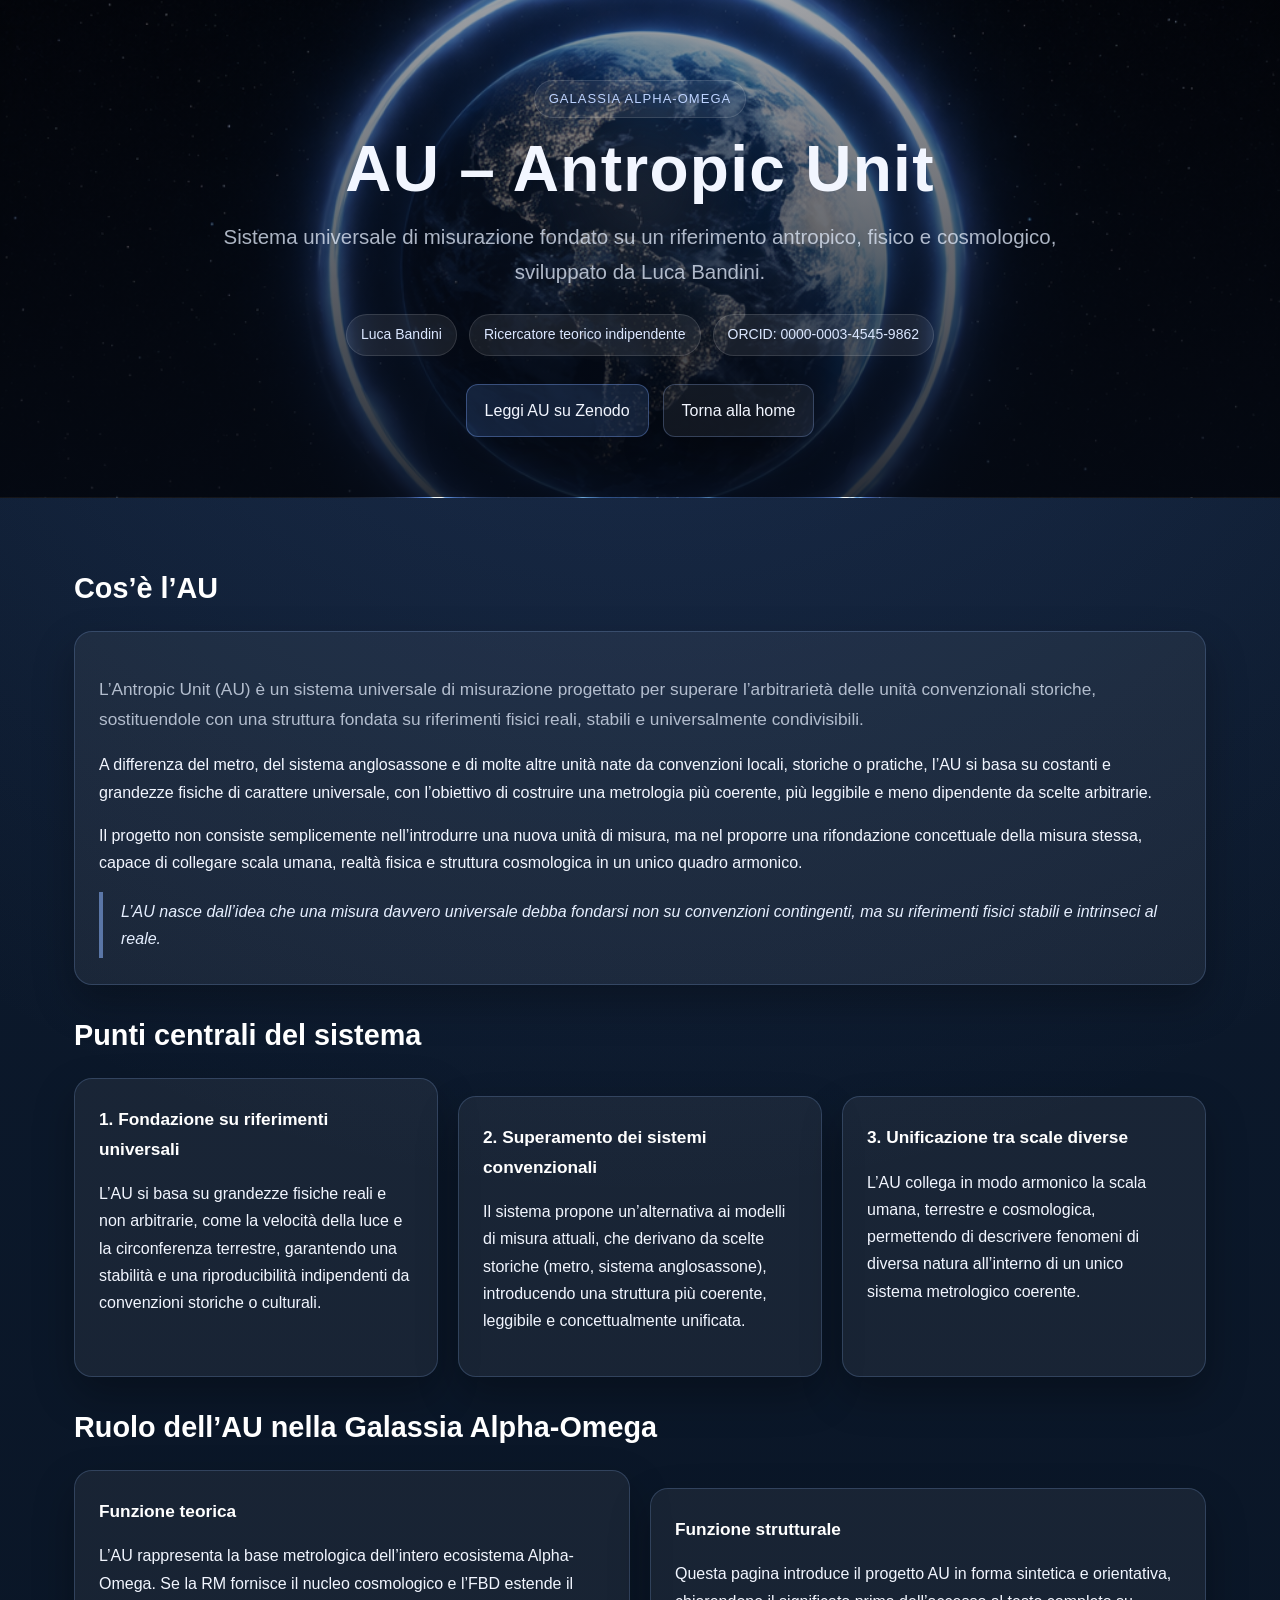
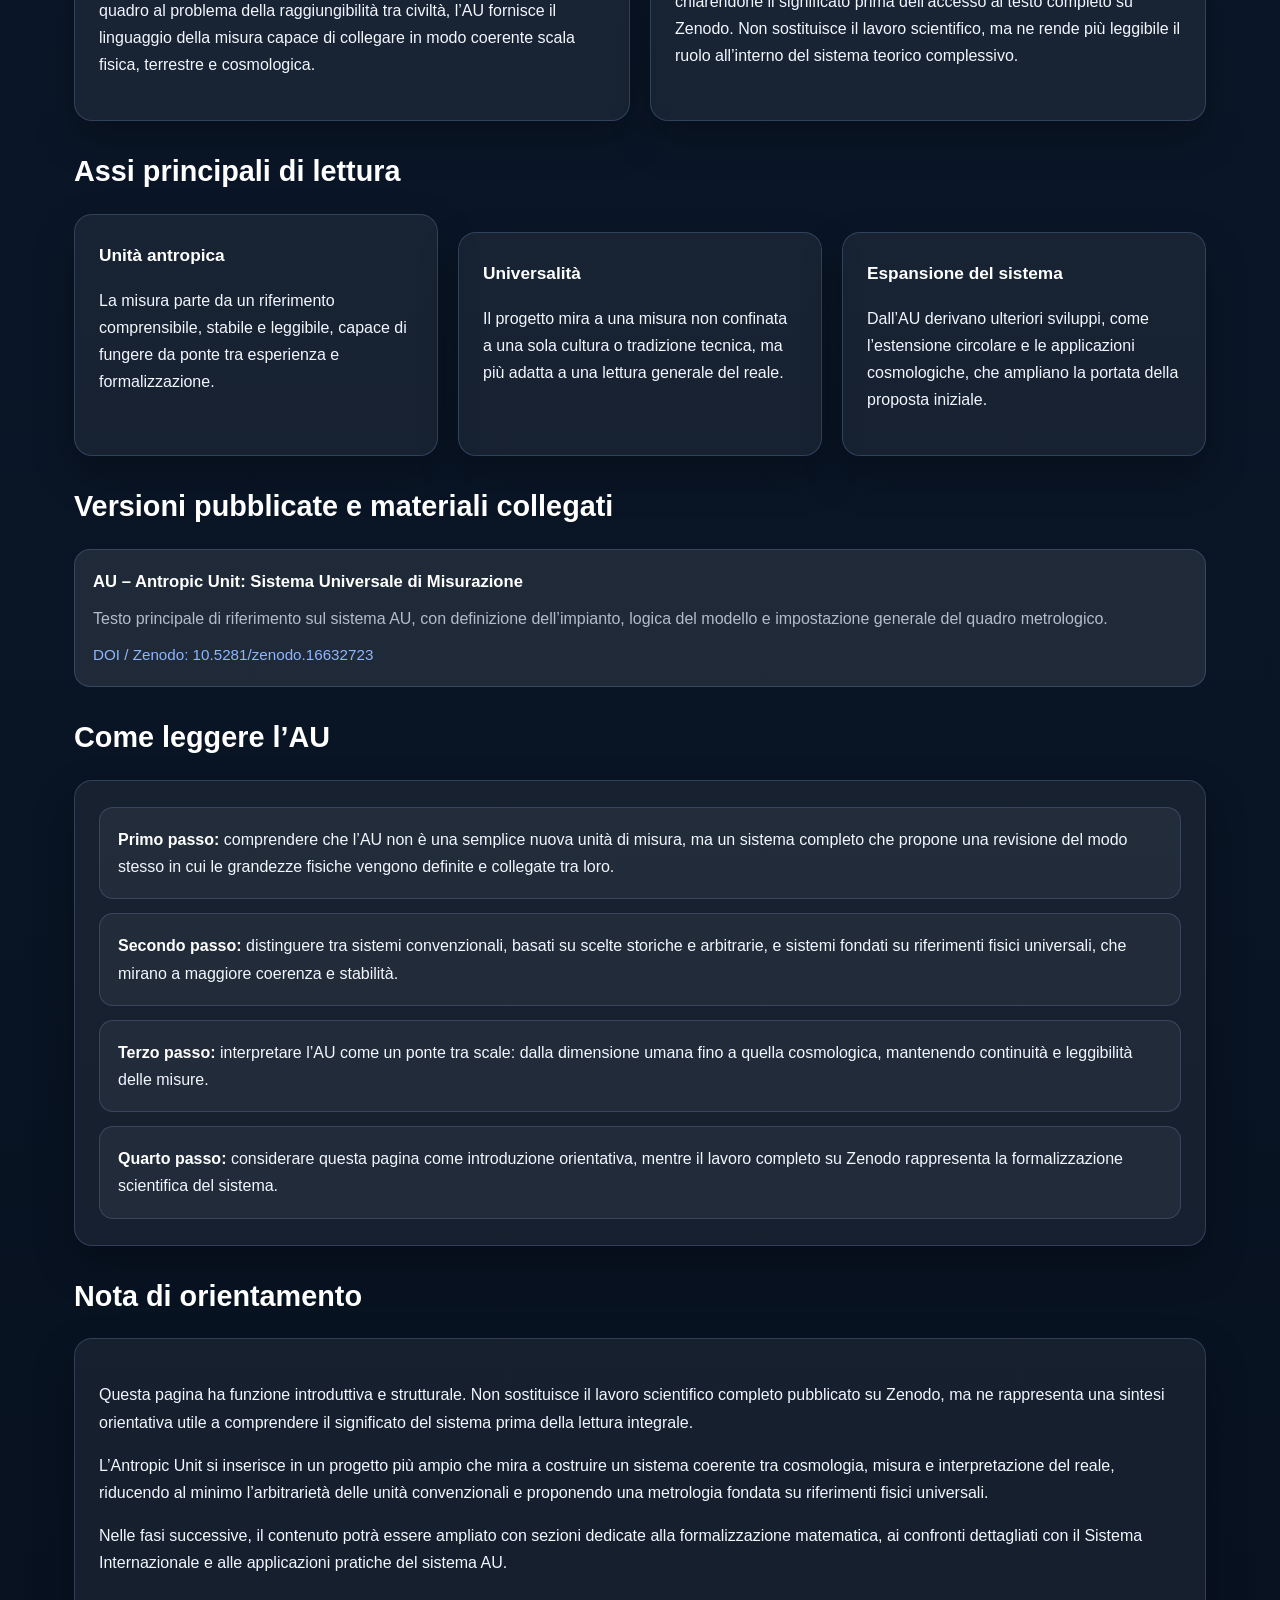
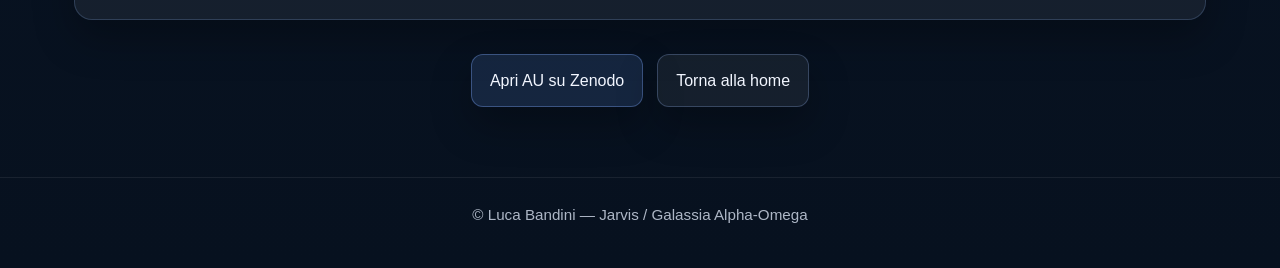
<file: au.html>
<!DOCTYPE html>
<html lang="it">
<head>
  <meta charset="UTF-8" />
  <meta name="viewport" content="width=device-width, initial-scale=1.0" />
  <title>AU – Antropic Unit | Galassia Alpha-Omega</title>
  <style>
    :root {
      --bg1: #07111f;
      --bg2: #0d1b2f;
      --panel: rgba(255, 255, 255, 0.06);
      --panel-strong: rgba(255, 255, 255, 0.09);
      --border: rgba(150, 190, 255, 0.20);
      --text: #f2f6ff;
      --muted: rgba(220, 230, 245, 0.78);
      --accent: #8eb6ff;
      --accent-strong: #bdd3ff;
      --shadow: 0 18px 40px rgba(0, 0, 0, 0.28);
      --max: 1180px;
    }

    * {
      box-sizing: border-box;
    }

    html {
      scroll-behavior: smooth;
    }

    body {
      margin: 0;
      font-family: Arial, Helvetica, sans-serif;
      color: var(--text);
      background:
        radial-gradient(circle at top center, rgba(90, 130, 210, 0.22) 0%, transparent 34%),
        linear-gradient(180deg, var(--bg2) 0%, var(--bg1) 100%);
      line-height: 1.7;
    }

    a {
      color: var(--accent-strong);
      text-decoration: none;
    }

    a:hover {
      text-decoration: underline;
    }

    .hero {
      position: relative;
      overflow: hidden;
      padding: 80px 24px 60px;
      text-align: center;
      border-bottom: 1px solid rgba(255,255,255,0.08);
      background-image:
        linear-gradient(rgba(5, 10, 20, 0.38), rgba(5, 10, 20, 0.85)),
        url("AU immagine.png");
      background-size: cover;
      background-position: center center;
      background-repeat: no-repeat;
    }

    .hero::before {
      content: "";
      position: absolute;
      inset: auto auto 14% 50%;
      width: 480px;
      height: 480px;
      transform: translateX(-50%);
      border-radius: 50%;
      background:
        radial-gradient(circle at center, rgba(255,255,255,0.15) 0%, rgba(255,255,255,0.02) 34%, transparent 62%);
      filter: blur(10px);
      pointer-events: none;
      opacity: 0.55;
    }

    .hero-inner {
      position: relative;
      z-index: 1;
      max-width: 980px;
      margin: 0 auto;
    }

    .eyebrow {
      display: inline-block;
      margin-bottom: 16px;
      padding: 7px 14px;
      border-radius: 999px;
      background: rgba(255,255,255,0.07);
      border: 1px solid rgba(255,255,255,0.12);
      color: var(--accent-strong);
      font-size: 13px;
      letter-spacing: 0.08em;
      text-transform: uppercase;
    }

    .hero h1 {
      margin: 0;
      font-size: clamp(2.1rem, 5vw, 4rem);
      line-height: 1.1;
      letter-spacing: 0.02em;
    }

    .hero-subtitle {
      margin: 16px auto 0;
      max-width: 900px;
      font-size: clamp(1rem, 2vw, 1.28rem);
      color: var(--muted);
    }

    .hero-badges {
      margin-top: 24px;
      display: flex;
      flex-wrap: wrap;
      justify-content: center;
      gap: 12px;
    }

    .hero-badges span {
      padding: 8px 14px;
      border-radius: 999px;
      background: rgba(255,255,255,0.08);
      border: 1px solid rgba(255,255,255,0.12);
      color: #dbe7ff;
      font-size: 14px;
    }

    .hero-actions {
      margin-top: 28px;
      display: flex;
      flex-wrap: wrap;
      justify-content: center;
      gap: 14px;
    }

    .btn {
      display: inline-block;
      padding: 12px 18px;
      border-radius: 12px;
      border: 1px solid rgba(160,190,255,0.25);
      background: rgba(255,255,255,0.06);
      color: var(--text);
      text-decoration: none;
      box-shadow: var(--shadow);
      transition: transform 0.2s ease, border-color 0.2s ease, background 0.2s ease;
    }

    .btn:hover {
      transform: translateY(-2px);
      border-color: rgba(160,190,255,0.45);
      background: rgba(255,255,255,0.09);
      text-decoration: none;
    }

    .btn-primary {
      background: rgba(110,160,255,0.14);
      border-color: rgba(130,170,255,0.35);
    }

    .container {
      max-width: var(--max);
      margin: 0 auto;
      padding: 40px 24px 70px;
    }

    section {
      margin-top: 26px;
    }

    .section-title {
      margin: 0 0 18px;
      font-size: 1.8rem;
      color: #ffffff;
    }

    .card {
      background: var(--panel);
      border: 1px solid var(--border);
      border-radius: 18px;
      padding: 26px 24px;
      box-shadow: var(--shadow);
    }

    .card + .card {
      margin-top: 18px;
    }

    .lead {
      font-size: 1.08rem;
      color: var(--muted);
    }

    .grid-2 {
      display: grid;
      grid-template-columns: repeat(2, minmax(0, 1fr));
      gap: 20px;
    }

    .grid-3 {
      display: grid;
      grid-template-columns: repeat(3, minmax(0, 1fr));
      gap: 20px;
    }

    .mini-title {
      margin: 0 0 12px;
      font-size: 1.08rem;
      color: #ffffff;
    }

    .timeline {
      display: grid;
      gap: 16px;
    }

    .timeline-item {
      background: var(--panel-strong);
      border: 1px solid var(--border);
      border-radius: 16px;
      padding: 18px;
    }

    .timeline-item h3 {
      margin: 0 0 8px;
      font-size: 1.04rem;
      color: #ffffff;
    }

    .timeline-item p {
      margin: 0;
      color: var(--muted);
    }

    .doi {
      display: inline-block;
      margin-top: 10px;
      color: var(--accent);
      font-size: 0.95rem;
      word-break: break-word;
    }

    .reading-path {
      display: grid;
      gap: 14px;
    }

    .reading-step {
      background: rgba(255,255,255,0.05);
      border: 1px solid rgba(160,190,255,0.18);
      border-radius: 14px;
      padding: 18px;
    }

    .reading-step strong {
      color: #ffffff;
    }

    .quote-box {
      border-left: 4px solid rgba(142, 182, 255, 0.55);
      padding: 6px 0 6px 18px;
      color: #e6efff;
      font-style: italic;
    }

    .back-home {
      margin-top: 34px;
      text-align: center;
    }

    .footer {
      text-align: center;
      padding: 24px 16px 40px;
      border-top: 1px solid rgba(255,255,255,0.07);
      color: var(--muted);
      font-size: 0.95rem;
    }

    @media (max-width: 900px) {
      .grid-2,
      .grid-3 {
        grid-template-columns: 1fr;
      }

      .hero {
        padding-top: 58px;
      }
    }
  </style>
</head>
<body>

  <header class="hero">
    <div class="hero-inner">
      <div class="eyebrow">Galassia Alpha-Omega</div>

      <h1>AU – Antropic Unit</h1>

      <p class="hero-subtitle">
        Sistema universale di misurazione fondato su un riferimento antropico,
        fisico e cosmologico, sviluppato da Luca Bandini.
      </p>

      <div class="hero-badges">
        <span>Luca Bandini</span>
        <span>Ricercatore teorico indipendente</span>
        <span>ORCID: 0000-0003-4545-9862</span>
      </div>

      <div class="hero-actions">
        <a class="btn btn-primary" href="https://zenodo.org/records/16632723" target="_blank" rel="noopener noreferrer">
          Leggi AU su Zenodo
        </a>
        <a class="btn" href="index.html">
          Torna alla home
        </a>
      </div>
    </div>
  </header>

  <main class="container">

    <section>
  <h2 class="section-title">Cos’è l’AU</h2>
  <div class="card">
    <p class="lead">
      L’Antropic Unit (AU) è un sistema universale di misurazione progettato per
      superare l’arbitrarietà delle unità convenzionali storiche, sostituendole con
      una struttura fondata su riferimenti fisici reali, stabili e universalmente
      condivisibili.
    </p>

    <p>
      A differenza del metro, del sistema anglosassone e di molte altre unità nate
      da convenzioni locali, storiche o pratiche, l’AU si basa su costanti e grandezze
      fisiche di carattere universale, con l’obiettivo di costruire una metrologia
      più coerente, più leggibile e meno dipendente da scelte arbitrarie.
    </p>

    <p>
      Il progetto non consiste semplicemente nell’introdurre una nuova unità di misura,
      ma nel proporre una rifondazione concettuale della misura stessa, capace di
      collegare scala umana, realtà fisica e struttura cosmologica in un unico quadro
      armonico.
    </p>

    <div class="quote-box">
      L’AU nasce dall’idea che una misura davvero universale debba fondarsi non su
      convenzioni contingenti, ma su riferimenti fisici stabili e intrinseci al reale.
    </div>
  </div>
</section>

    <section>
  <h2 class="section-title">Punti centrali del sistema</h2>
  <div class="grid-3">

    <div class="card">
      <h3 class="mini-title">1. Fondazione su riferimenti universali</h3>
      <p>
        L’AU si basa su grandezze fisiche reali e non arbitrarie, come la velocità
        della luce e la circonferenza terrestre, garantendo una stabilità e una
        riproducibilità indipendenti da convenzioni storiche o culturali.
      </p>
    </div>

    <div class="card">
      <h3 class="mini-title">2. Superamento dei sistemi convenzionali</h3>
      <p>
        Il sistema propone un’alternativa ai modelli di misura attuali, che derivano
        da scelte storiche (metro, sistema anglosassone), introducendo una struttura
        più coerente, leggibile e concettualmente unificata.
      </p>
    </div>

    <div class="card">
      <h3 class="mini-title">3. Unificazione tra scale diverse</h3>
      <p>
        L’AU collega in modo armonico la scala umana, terrestre e cosmologica,
        permettendo di descrivere fenomeni di diversa natura all’interno di un unico
        sistema metrologico coerente.
      </p>
    </div>

  </div>
</section>

   <section>
  <h2 class="section-title">Ruolo dell’AU nella Galassia Alpha-Omega</h2>
  <div class="grid-2">
    <div class="card">
      <h3 class="mini-title">Funzione teorica</h3>
      <p>
        L’AU rappresenta la base metrologica dell’intero ecosistema Alpha-Omega.
        Se la RM fornisce il nucleo cosmologico e l’FBD estende il quadro al problema
        della raggiungibilità tra civiltà, l’AU fornisce il linguaggio della misura
        capace di collegare in modo coerente scala fisica, terrestre e cosmologica.
      </p>
    </div>

    <div class="card">
      <h3 class="mini-title">Funzione strutturale</h3>
      <p>
        Questa pagina introduce il progetto AU in forma sintetica e orientativa,
        chiarendone il significato prima dell’accesso al testo completo su Zenodo.
        Non sostituisce il lavoro scientifico, ma ne rende più leggibile il ruolo
        all’interno del sistema teorico complessivo.
      </p>
    </div>
  </div>
</section>

    <section>
      <h2 class="section-title">Assi principali di lettura</h2>
      <div class="grid-3">
        <div class="card">
          <h3 class="mini-title">Unità antropica</h3>
          <p>
            La misura parte da un riferimento comprensibile, stabile e leggibile,
            capace di fungere da ponte tra esperienza e formalizzazione.
          </p>
        </div>

        <div class="card">
          <h3 class="mini-title">Universalità</h3>
          <p>
            Il progetto mira a una misura non confinata a una sola cultura
            o tradizione tecnica, ma più adatta a una lettura generale del reale.
          </p>
        </div>

        <div class="card">
          <h3 class="mini-title">Espansione del sistema</h3>
          <p>
            Dall’AU derivano ulteriori sviluppi, come l’estensione circolare e
            le applicazioni cosmologiche, che ampliano la portata della proposta iniziale.
          </p>
        </div>
      </div>
    </section>

    <section>
      <h2 class="section-title">Versioni pubblicate e materiali collegati</h2>
      <div class="timeline">

        <div class="timeline-item">
          <h3>AU – Antropic Unit: Sistema Universale di Misurazione</h3>
          <p>
            Testo principale di riferimento sul sistema AU, con definizione dell’impianto,
            logica del modello e impostazione generale del quadro metrologico.
          </p>
          <a class="doi" href="https://zenodo.org/records/16632723" target="_blank" rel="noopener noreferrer">
            DOI / Zenodo: 10.5281/zenodo.16632723
          </a>
        </div>

      </div>
    </section>

    <section>
  <h2 class="section-title">Come leggere l’AU</h2>
  <div class="card">
    <div class="reading-path">

      <div class="reading-step">
        <strong>Primo passo:</strong> comprendere che l’AU non è una semplice nuova
        unità di misura, ma un sistema completo che propone una revisione del modo
        stesso in cui le grandezze fisiche vengono definite e collegate tra loro.
      </div>

      <div class="reading-step">
        <strong>Secondo passo:</strong> distinguere tra sistemi convenzionali,
        basati su scelte storiche e arbitrarie, e sistemi fondati su riferimenti
        fisici universali, che mirano a maggiore coerenza e stabilità.
      </div>

      <div class="reading-step">
        <strong>Terzo passo:</strong> interpretare l’AU come un ponte tra scale:
        dalla dimensione umana fino a quella cosmologica, mantenendo continuità
        e leggibilità delle misure.
      </div>

      <div class="reading-step">
        <strong>Quarto passo:</strong> considerare questa pagina come introduzione
        orientativa, mentre il lavoro completo su Zenodo rappresenta la
        formalizzazione scientifica del sistema.
      </div>

    </div>
  </div>
</section>

  <section>
  <h2 class="section-title">Nota di orientamento</h2>
  <div class="card">
    <p>
      Questa pagina ha funzione introduttiva e strutturale. Non sostituisce il lavoro
      scientifico completo pubblicato su Zenodo, ma ne rappresenta una sintesi
      orientativa utile a comprendere il significato del sistema prima della lettura integrale.
    </p>

    <p>
      L’Antropic Unit si inserisce in un progetto più ampio che mira a costruire un
      sistema coerente tra cosmologia, misura e interpretazione del reale, riducendo
      al minimo l’arbitrarietà delle unità convenzionali e proponendo una metrologia
      fondata su riferimenti fisici universali.
    </p>

    <p>
      Nelle fasi successive, il contenuto potrà essere ampliato con sezioni dedicate
      alla formalizzazione matematica, ai confronti dettagliati con il Sistema
      Internazionale e alle applicazioni pratiche del sistema AU.
    </p>
  </div>
</section>

    <div class="back-home hero-actions">
      <a class="btn btn-primary" href="https://zenodo.org/records/16632723" target="_blank" rel="noopener noreferrer">
        Apri AU su Zenodo
      </a>
      <a class="btn" href="index.html">
        Torna alla home
      </a>
    </div>

  </main>

  <footer class="footer">
    © Luca Bandini — Jarvis / Galassia Alpha-Omega
  </footer>

</body>
</html>
</file>
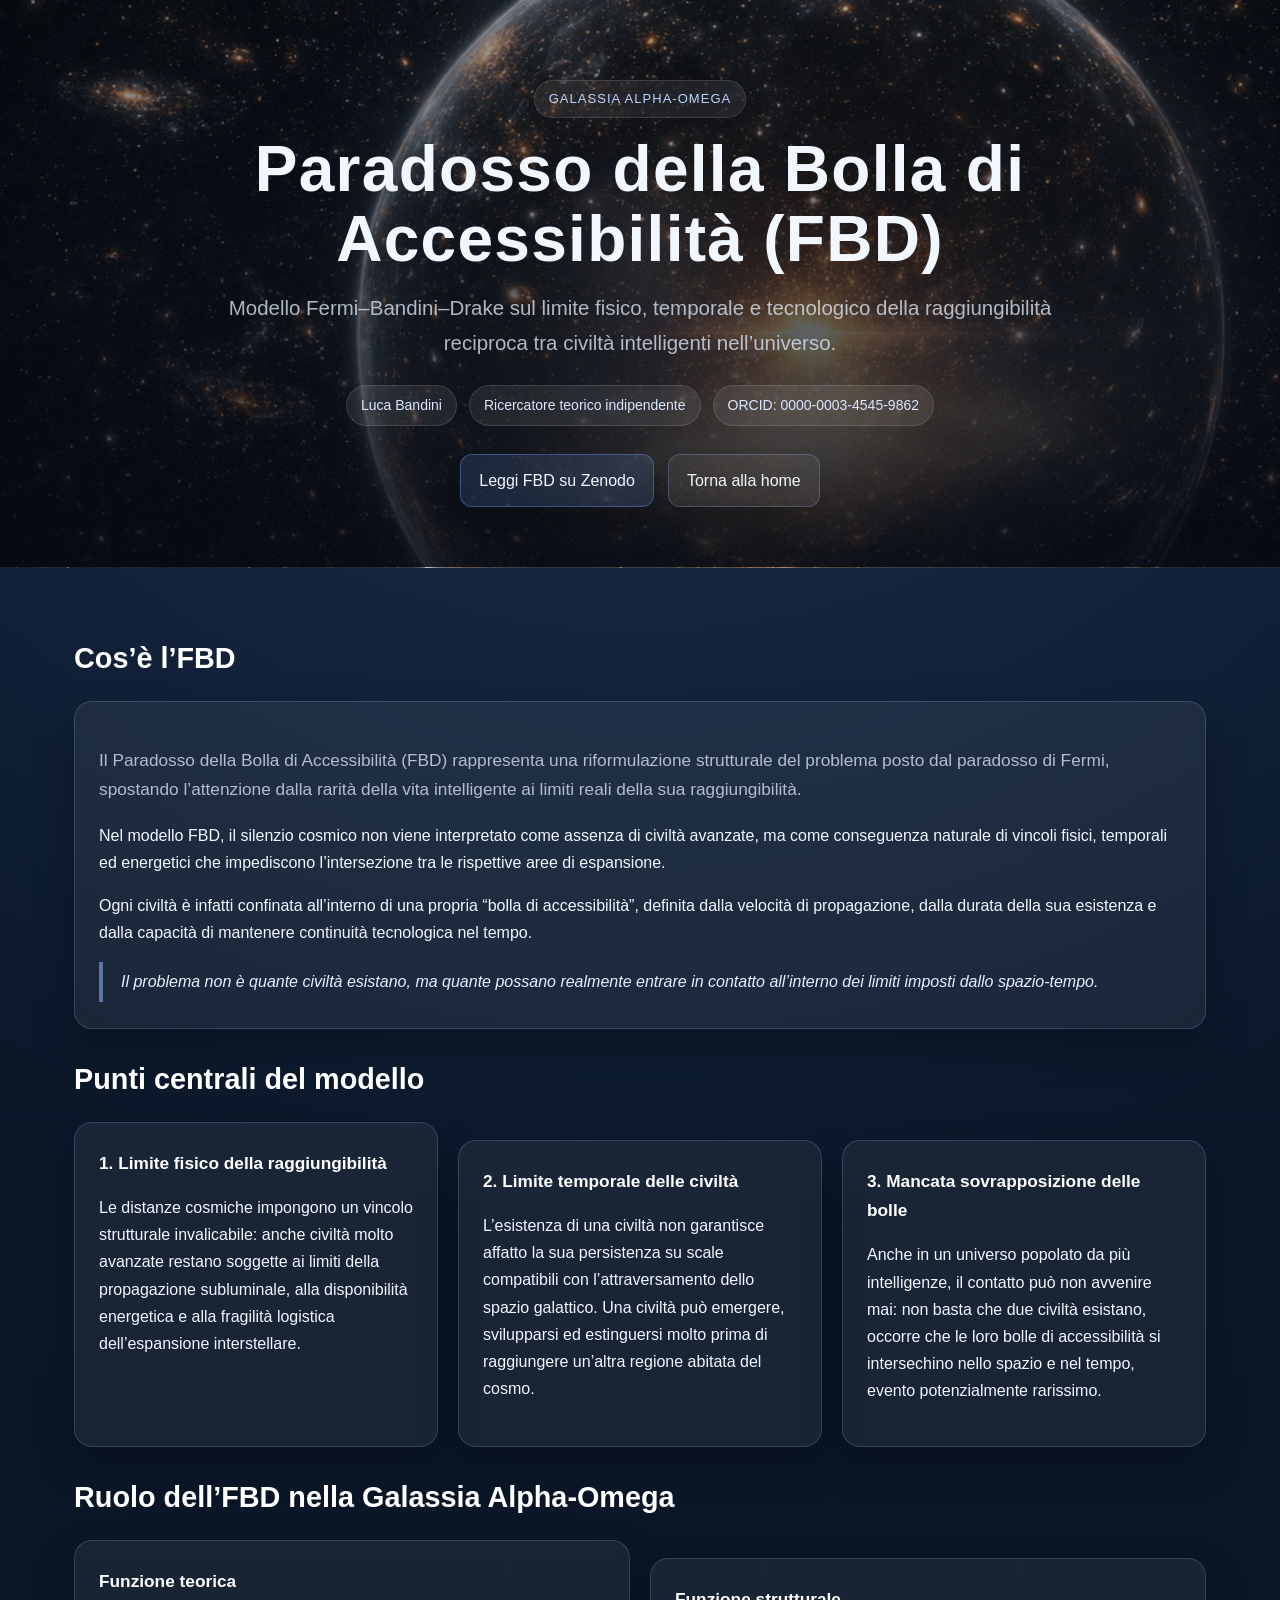
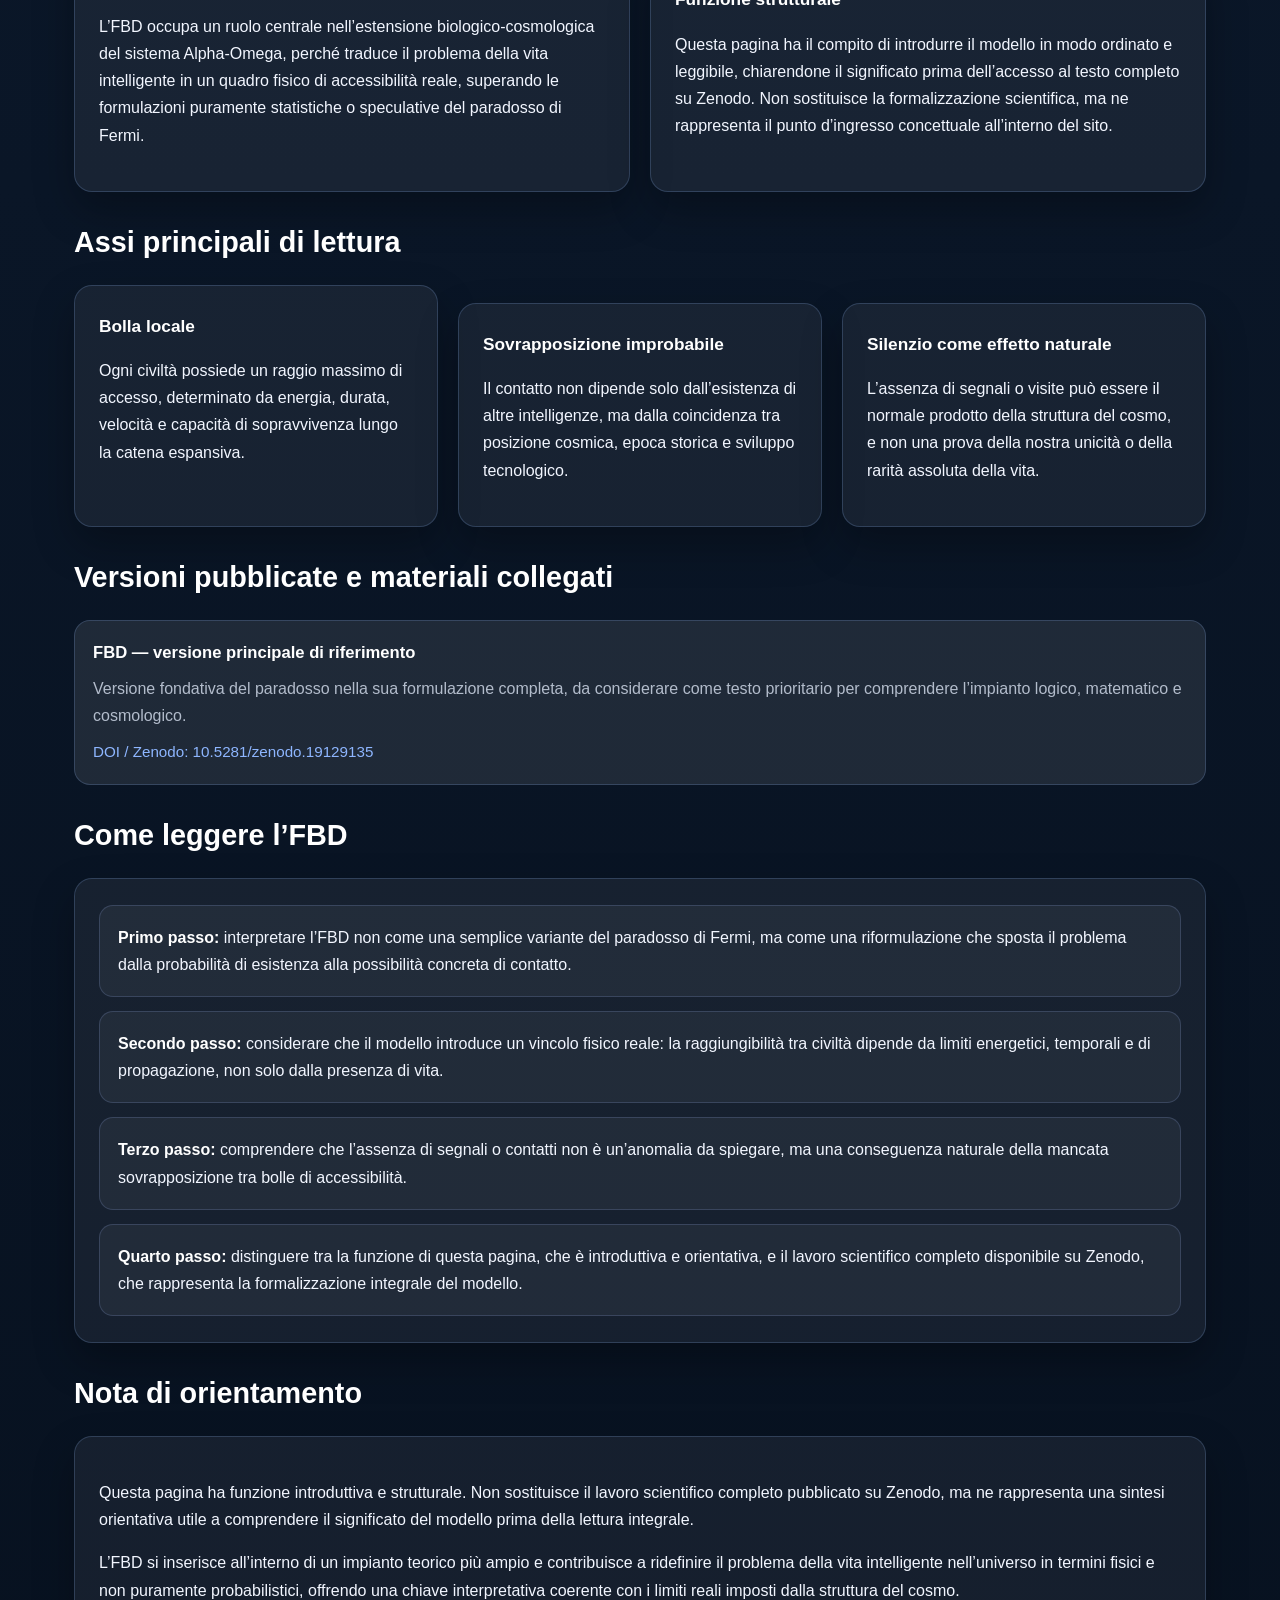
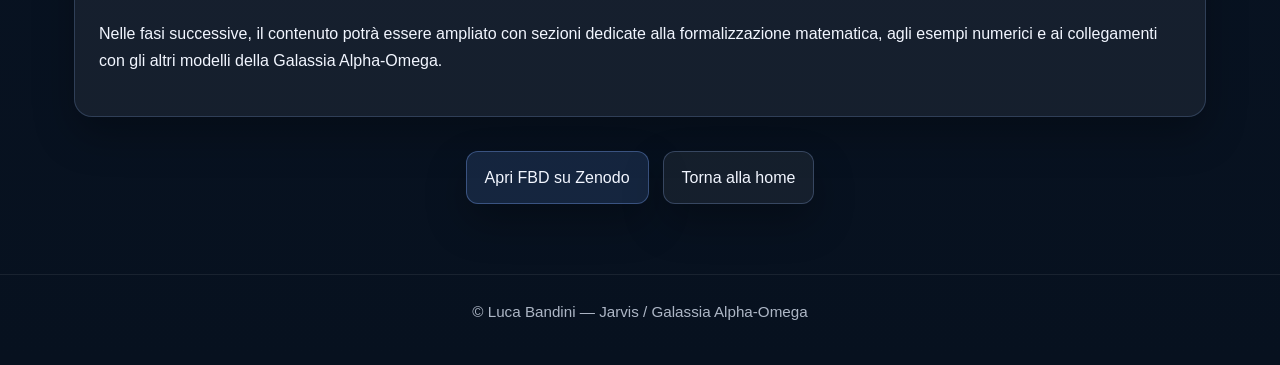
<file: fbd.html>
<!DOCTYPE html>
<html lang="it">
<head>
  <meta charset="UTF-8" />
  <meta name="viewport" content="width=device-width, initial-scale=1.0" />
  <title>FBD – Paradosso della Bolla di Accessibilità | Galassia Alpha-Omega</title>
  <style>
    :root {
      --bg1: #07111f;
      --bg2: #0d1b2f;
      --panel: rgba(255, 255, 255, 0.06);
      --panel-strong: rgba(255, 255, 255, 0.09);
      --border: rgba(150, 190, 255, 0.20);
      --text: #f2f6ff;
      --muted: rgba(220, 230, 245, 0.78);
      --accent: #8eb6ff;
      --accent-strong: #bdd3ff;
      --shadow: 0 18px 40px rgba(0, 0, 0, 0.28);
      --max: 1180px;
    }

    * {
      box-sizing: border-box;
    }

    html {
      scroll-behavior: smooth;
    }

    body {
      margin: 0;
      font-family: Arial, Helvetica, sans-serif;
      color: var(--text);
      background:
        radial-gradient(circle at top center, rgba(90, 130, 210, 0.22) 0%, transparent 34%),
        linear-gradient(180deg, var(--bg2) 0%, var(--bg1) 100%);
      line-height: 1.7;
    }

    a {
      color: var(--accent-strong);
      text-decoration: none;
    }

    a:hover {
      text-decoration: underline;
    }

    .hero {
      position: relative;
      overflow: hidden;
      padding: 80px 24px 60px;
      text-align: center;
      border-bottom: 1px solid rgba(255,255,255,0.08);
      background-image:
        linear-gradient(rgba(5, 10, 20, 0.35), rgba(5, 10, 20, 0.85)),
        url("FBD immagine.png");
      background-size: cover;
      background-position: center center;
      background-repeat: no-repeat;
    }

    .hero::before {
      content: "";
      position: absolute;
      inset: auto auto 14% 50%;
      width: 480px;
      height: 480px;
      transform: translateX(-50%);
      border-radius: 50%;
      background:
        radial-gradient(circle at center, rgba(255,255,255,0.15) 0%, rgba(255,255,255,0.02) 34%, transparent 62%);
      filter: blur(10px);
      pointer-events: none;
      opacity: 0.55;
    }

    .hero-inner {
      position: relative;
      z-index: 1;
      max-width: 980px;
      margin: 0 auto;
    }

    .eyebrow {
      display: inline-block;
      margin-bottom: 16px;
      padding: 7px 14px;
      border-radius: 999px;
      background: rgba(255,255,255,0.07);
      border: 1px solid rgba(255,255,255,0.12);
      color: var(--accent-strong);
      font-size: 13px;
      letter-spacing: 0.08em;
      text-transform: uppercase;
    }

    .hero h1 {
      margin: 0;
      font-size: clamp(2.1rem, 5vw, 4rem);
      line-height: 1.1;
      letter-spacing: 0.02em;
    }

    .hero-subtitle {
      margin: 16px auto 0;
      max-width: 900px;
      font-size: clamp(1rem, 2vw, 1.28rem);
      color: var(--muted);
    }

    .hero-badges {
      margin-top: 24px;
      display: flex;
      flex-wrap: wrap;
      justify-content: center;
      gap: 12px;
    }

    .hero-badges span {
      padding: 8px 14px;
      border-radius: 999px;
      background: rgba(255,255,255,0.08);
      border: 1px solid rgba(255,255,255,0.12);
      color: #dbe7ff;
      font-size: 14px;
    }

    .hero-actions {
      margin-top: 28px;
      display: flex;
      flex-wrap: wrap;
      justify-content: center;
      gap: 14px;
    }

    .btn {
      display: inline-block;
      padding: 12px 18px;
      border-radius: 12px;
      border: 1px solid rgba(160,190,255,0.25);
      background: rgba(255,255,255,0.06);
      color: var(--text);
      text-decoration: none;
      box-shadow: var(--shadow);
      transition: transform 0.2s ease, border-color 0.2s ease, background 0.2s ease;
    }

    .btn:hover {
      transform: translateY(-2px);
      border-color: rgba(160,190,255,0.45);
      background: rgba(255,255,255,0.09);
      text-decoration: none;
    }

    .btn-primary {
      background: rgba(110,160,255,0.14);
      border-color: rgba(130,170,255,0.35);
    }

    .container {
      max-width: var(--max);
      margin: 0 auto;
      padding: 40px 24px 70px;
    }

    section {
      margin-top: 26px;
    }

    .section-title {
      margin: 0 0 18px;
      font-size: 1.8rem;
      color: #ffffff;
    }

    .card {
      background: var(--panel);
      border: 1px solid var(--border);
      border-radius: 18px;
      padding: 26px 24px;
      box-shadow: var(--shadow);
    }

    .card + .card {
      margin-top: 18px;
    }

    .lead {
      font-size: 1.08rem;
      color: var(--muted);
    }

    .grid-2 {
      display: grid;
      grid-template-columns: repeat(2, minmax(0, 1fr));
      gap: 20px;
    }

    .grid-3 {
      display: grid;
      grid-template-columns: repeat(3, minmax(0, 1fr));
      gap: 20px;
    }

    .mini-title {
      margin: 0 0 12px;
      font-size: 1.08rem;
      color: #ffffff;
    }

    ul.clean {
      margin: 0;
      padding-left: 18px;
      color: var(--muted);
    }

    ul.clean li + li {
      margin-top: 8px;
    }

    .quote-box {
      border-left: 4px solid rgba(142, 182, 255, 0.55);
      padding: 6px 0 6px 18px;
      color: #e6efff;
      font-style: italic;
    }

    .timeline {
      display: grid;
      gap: 16px;
    }

    .timeline-item {
      background: var(--panel-strong);
      border: 1px solid var(--border);
      border-radius: 16px;
      padding: 18px;
    }

    .timeline-item h3 {
      margin: 0 0 8px;
      font-size: 1.04rem;
      color: #ffffff;
    }

    .timeline-item p {
      margin: 0;
      color: var(--muted);
    }

    .doi {
      display: inline-block;
      margin-top: 10px;
      color: var(--accent);
      font-size: 0.95rem;
      word-break: break-word;
    }

    .reading-path {
      display: grid;
      gap: 14px;
    }

    .reading-step {
      background: rgba(255,255,255,0.05);
      border: 1px solid rgba(160,190,255,0.18);
      border-radius: 14px;
      padding: 18px;
    }

    .reading-step strong {
      color: #ffffff;
    }

    .back-home {
      margin-top: 34px;
      text-align: center;
    }

    .footer {
      text-align: center;
      padding: 24px 16px 40px;
      border-top: 1px solid rgba(255,255,255,0.07);
      color: var(--muted);
      font-size: 0.95rem;
    }

    @media (max-width: 900px) {
      .grid-2,
      .grid-3 {
        grid-template-columns: 1fr;
      }

      .hero {
        padding-top: 58px;
      }
    }
  </style>
</head>
<body>

  <header class="hero">
    <div class="hero-inner">
      <div class="eyebrow">Galassia Alpha-Omega</div>

      <h1>Paradosso della Bolla di Accessibilità (FBD)</h1>

      <p class="hero-subtitle">
        Modello Fermi–Bandini–Drake sul limite fisico, temporale e tecnologico
        della raggiungibilità reciproca tra civiltà intelligenti nell’universo.
      </p>

      <div class="hero-badges">
        <span>Luca Bandini</span>
        <span>Ricercatore teorico indipendente</span>
        <span>ORCID: 0000-0003-4545-9862</span>
      </div>

      <div class="hero-actions">
        <a class="btn btn-primary" href="https://zenodo.org/records/19129135" target="_blank" rel="noopener noreferrer">
          Leggi FBD su Zenodo
        </a>
        <a class="btn" href="index.html">
          Torna alla home
        </a>
      </div>
    </div>
  </header>

  <main class="container">

    <section>
  <h2 class="section-title">Cos’è l’FBD</h2>
  <div class="card">
    <p class="lead">
      Il Paradosso della Bolla di Accessibilità (FBD) rappresenta una riformulazione
      strutturale del problema posto dal paradosso di Fermi, spostando l’attenzione
      dalla rarità della vita intelligente ai limiti reali della sua raggiungibilità.
    </p>

    <p>
      Nel modello FBD, il silenzio cosmico non viene interpretato come assenza di
      civiltà avanzate, ma come conseguenza naturale di vincoli fisici, temporali
      ed energetici che impediscono l’intersezione tra le rispettive aree di espansione.
    </p>

    <p>
      Ogni civiltà è infatti confinata all’interno di una propria “bolla di accessibilità”,
      definita dalla velocità di propagazione, dalla durata della sua esistenza e dalla
      capacità di mantenere continuità tecnologica nel tempo.
    </p>

    <div class="quote-box">
      Il problema non è quante civiltà esistano, ma quante possano realmente entrare
      in contatto all’interno dei limiti imposti dallo spazio-tempo.
    </div>
  </div>
</section>

    <section>
  <h2 class="section-title">Punti centrali del modello</h2>
  <div class="grid-3">

    <div class="card">
      <h3 class="mini-title">1. Limite fisico della raggiungibilità</h3>
      <p>
        Le distanze cosmiche impongono un vincolo strutturale invalicabile:
        anche civiltà molto avanzate restano soggette ai limiti della propagazione
        subluminale, alla disponibilità energetica e alla fragilità logistica
        dell’espansione interstellare.
      </p>
    </div>

    <div class="card">
      <h3 class="mini-title">2. Limite temporale delle civiltà</h3>
      <p>
        L’esistenza di una civiltà non garantisce affatto la sua persistenza su
        scale compatibili con l’attraversamento dello spazio galattico. Una civiltà
        può emergere, svilupparsi ed estinguersi molto prima di raggiungere un’altra
        regione abitata del cosmo.
      </p>
    </div>

    <div class="card">
      <h3 class="mini-title">3. Mancata sovrapposizione delle bolle</h3>
      <p>
        Anche in un universo popolato da più intelligenze, il contatto può non
        avvenire mai: non basta che due civiltà esistano, occorre che le loro
        bolle di accessibilità si intersechino nello spazio e nel tempo, evento
        potenzialmente rarissimo.
      </p>
    </div>

  </div>
</section>

 <section>
  <h2 class="section-title">Ruolo dell’FBD nella Galassia Alpha-Omega</h2>
  <div class="grid-2">
    <div class="card">
      <h3 class="mini-title">Funzione teorica</h3>
      <p>
        L’FBD occupa un ruolo centrale nell’estensione biologico-cosmologica del sistema
        Alpha-Omega, perché traduce il problema della vita intelligente in un quadro
        fisico di accessibilità reale, superando le formulazioni puramente statistiche
        o speculative del paradosso di Fermi.
      </p>
    </div>

    <div class="card">
      <h3 class="mini-title">Funzione strutturale</h3>
      <p>
        Questa pagina ha il compito di introdurre il modello in modo ordinato e leggibile,
        chiarendone il significato prima dell’accesso al testo completo su Zenodo.
        Non sostituisce la formalizzazione scientifica, ma ne rappresenta il punto
        d’ingresso concettuale all’interno del sito.
      </p>
    </div>
  </div>
</section>

    <section>
      <h2 class="section-title">Assi principali di lettura</h2>
      <div class="grid-3">
        <div class="card">
          <h3 class="mini-title">Bolla locale</h3>
          <p>
            Ogni civiltà possiede un raggio massimo di accesso, determinato da energia,
            durata, velocità e capacità di sopravvivenza lungo la catena espansiva.
          </p>
        </div>

        <div class="card">
          <h3 class="mini-title">Sovrapposizione improbabile</h3>
          <p>
            Il contatto non dipende solo dall’esistenza di altre intelligenze, ma
            dalla coincidenza tra posizione cosmica, epoca storica e sviluppo tecnologico.
          </p>
        </div>

        <div class="card">
          <h3 class="mini-title">Silenzio come effetto naturale</h3>
          <p>
            L’assenza di segnali o visite può essere il normale prodotto della struttura
            del cosmo, e non una prova della nostra unicità o della rarità assoluta della vita.
          </p>
        </div>
      </div>
    </section>

    <section>
      <h2 class="section-title">Versioni pubblicate e materiali collegati</h2>
      <div class="timeline">

        <div class="timeline-item">
          <h3>FBD — versione principale di riferimento</h3>
          <p>
            Versione fondativa del paradosso nella sua formulazione completa, da considerare
            come testo prioritario per comprendere l’impianto logico, matematico e cosmologico.
          </p>
          <a class="doi" href="https://zenodo.org/records/19129135" target="_blank" rel="noopener noreferrer">
            DOI / Zenodo: 10.5281/zenodo.19129135
          </a>
        </div>

      </div>
    </section>

 <section>
  <h2 class="section-title">Come leggere l’FBD</h2>
  <div class="card">
    <div class="reading-path">

      <div class="reading-step">
        <strong>Primo passo:</strong> interpretare l’FBD non come una semplice
        variante del paradosso di Fermi, ma come una riformulazione che sposta
        il problema dalla probabilità di esistenza alla possibilità concreta di contatto.
      </div>

      <div class="reading-step">
        <strong>Secondo passo:</strong> considerare che il modello introduce
        un vincolo fisico reale: la raggiungibilità tra civiltà dipende da limiti
        energetici, temporali e di propagazione, non solo dalla presenza di vita.
      </div>

      <div class="reading-step">
        <strong>Terzo passo:</strong> comprendere che l’assenza di segnali o contatti
        non è un’anomalia da spiegare, ma una conseguenza naturale della mancata
        sovrapposizione tra bolle di accessibilità.
      </div>

      <div class="reading-step">
        <strong>Quarto passo:</strong> distinguere tra la funzione di questa pagina,
        che è introduttiva e orientativa, e il lavoro scientifico completo disponibile
        su Zenodo, che rappresenta la formalizzazione integrale del modello.
      </div>

    </div>
  </div>
</section>

 <section>
  <h2 class="section-title">Nota di orientamento</h2>
  <div class="card">
    <p>
      Questa pagina ha funzione introduttiva e strutturale. Non sostituisce il lavoro
      scientifico completo pubblicato su Zenodo, ma ne rappresenta una sintesi
      orientativa utile a comprendere il significato del modello prima della lettura integrale.
    </p>

    <p>
      L’FBD si inserisce all’interno di un impianto teorico più ampio e contribuisce
      a ridefinire il problema della vita intelligente nell’universo in termini
      fisici e non puramente probabilistici, offrendo una chiave interpretativa
      coerente con i limiti reali imposti dalla struttura del cosmo.
    </p>

    <p>
      Nelle fasi successive, il contenuto potrà essere ampliato con sezioni dedicate
      alla formalizzazione matematica, agli esempi numerici e ai collegamenti con
      gli altri modelli della Galassia Alpha-Omega.
    </p>
  </div>
</section>

    <div class="back-home hero-actions">
      <a class="btn btn-primary" href="https://zenodo.org/records/19129135" target="_blank" rel="noopener noreferrer">
        Apri FBD su Zenodo
      </a>
      <a class="btn" href="index.html">
        Torna alla home
      </a>
    </div>

  </main>

  <footer class="footer">
    © Luca Bandini — Jarvis / Galassia Alpha-Omega
  </footer>

</body>
</html>
</file>
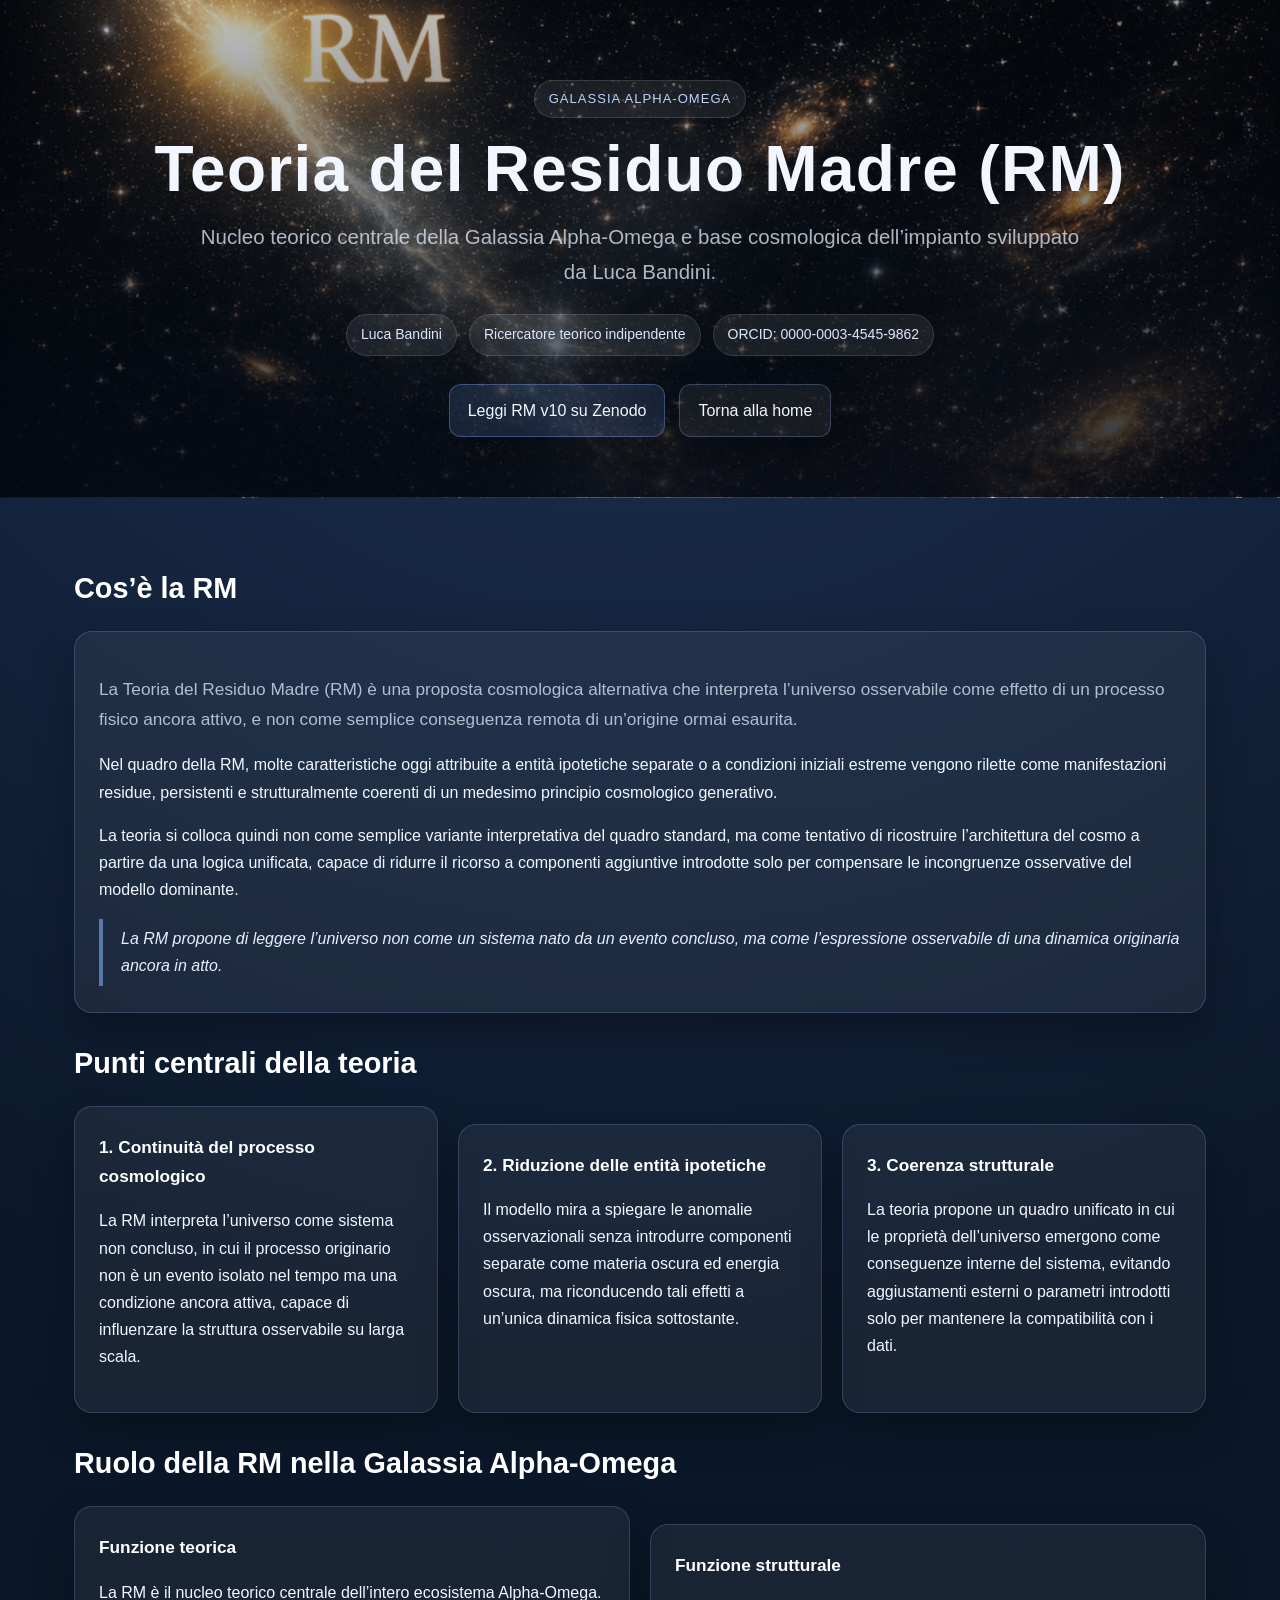
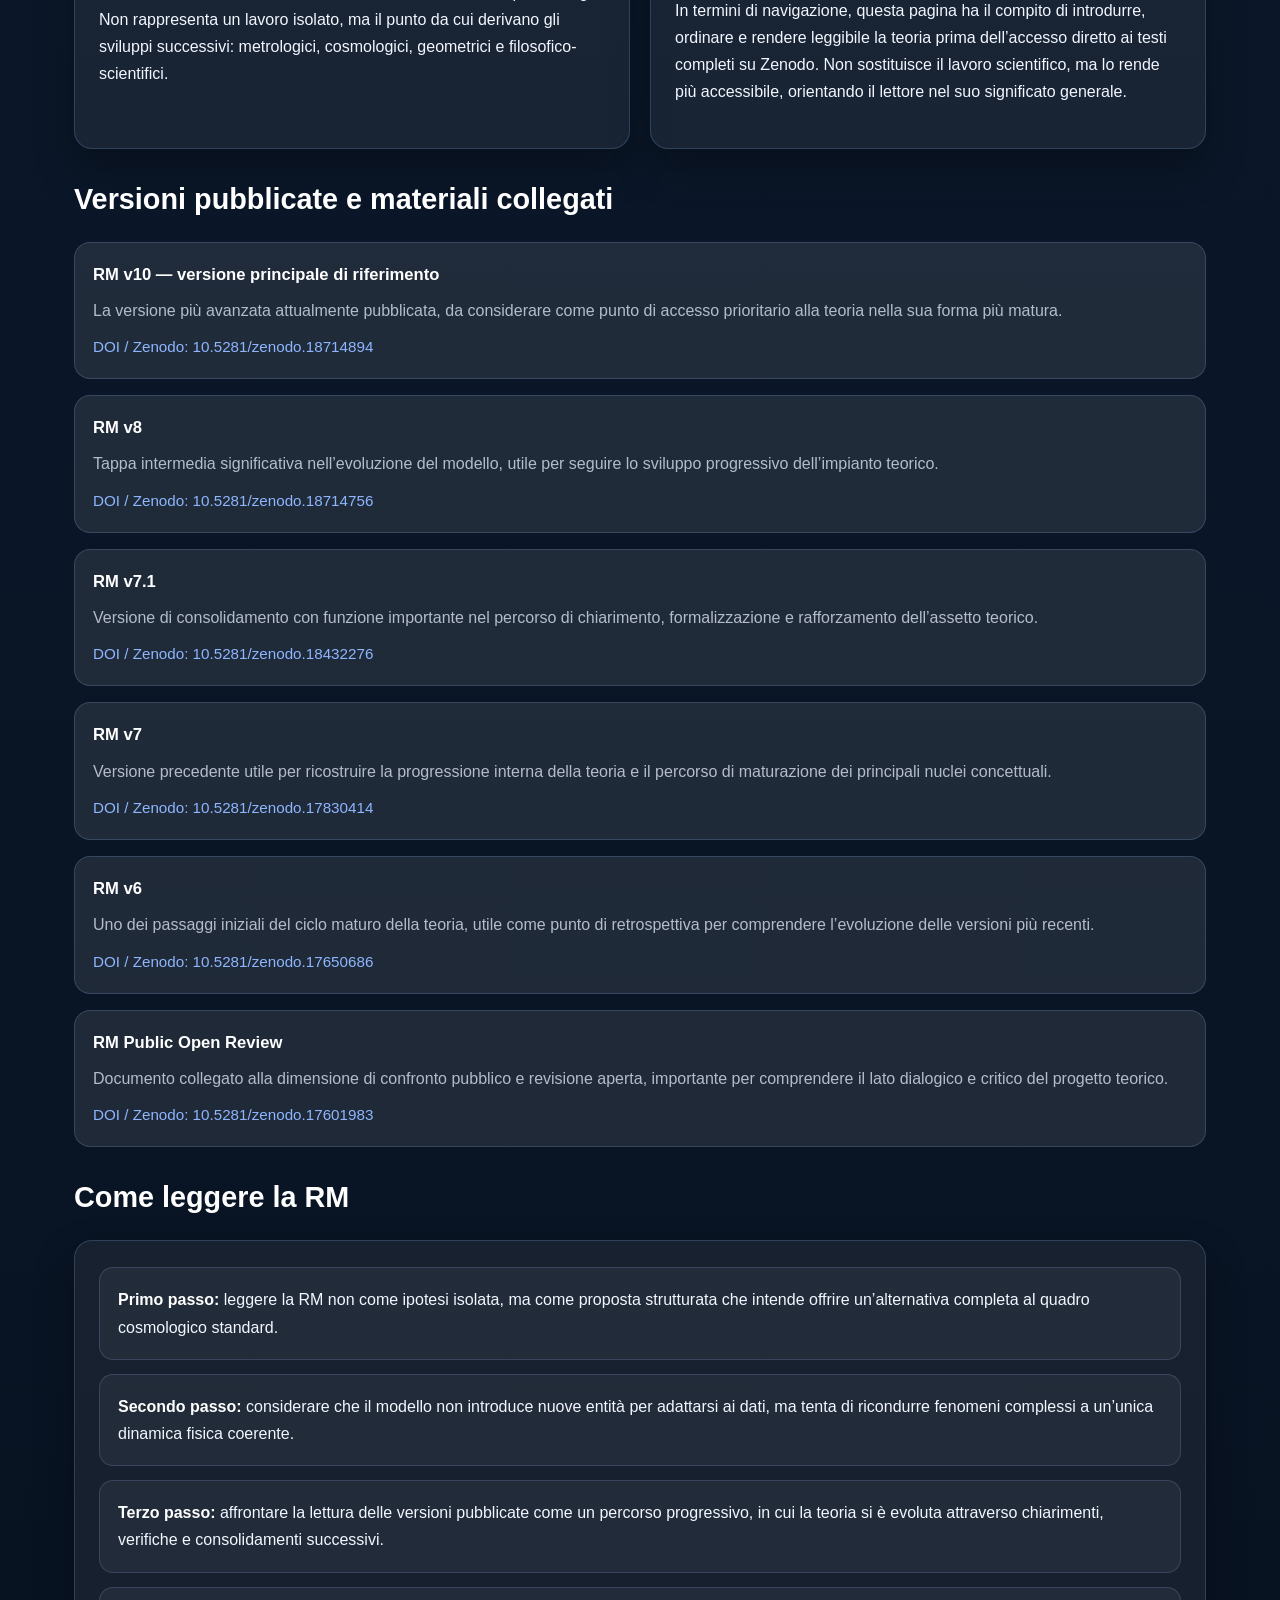
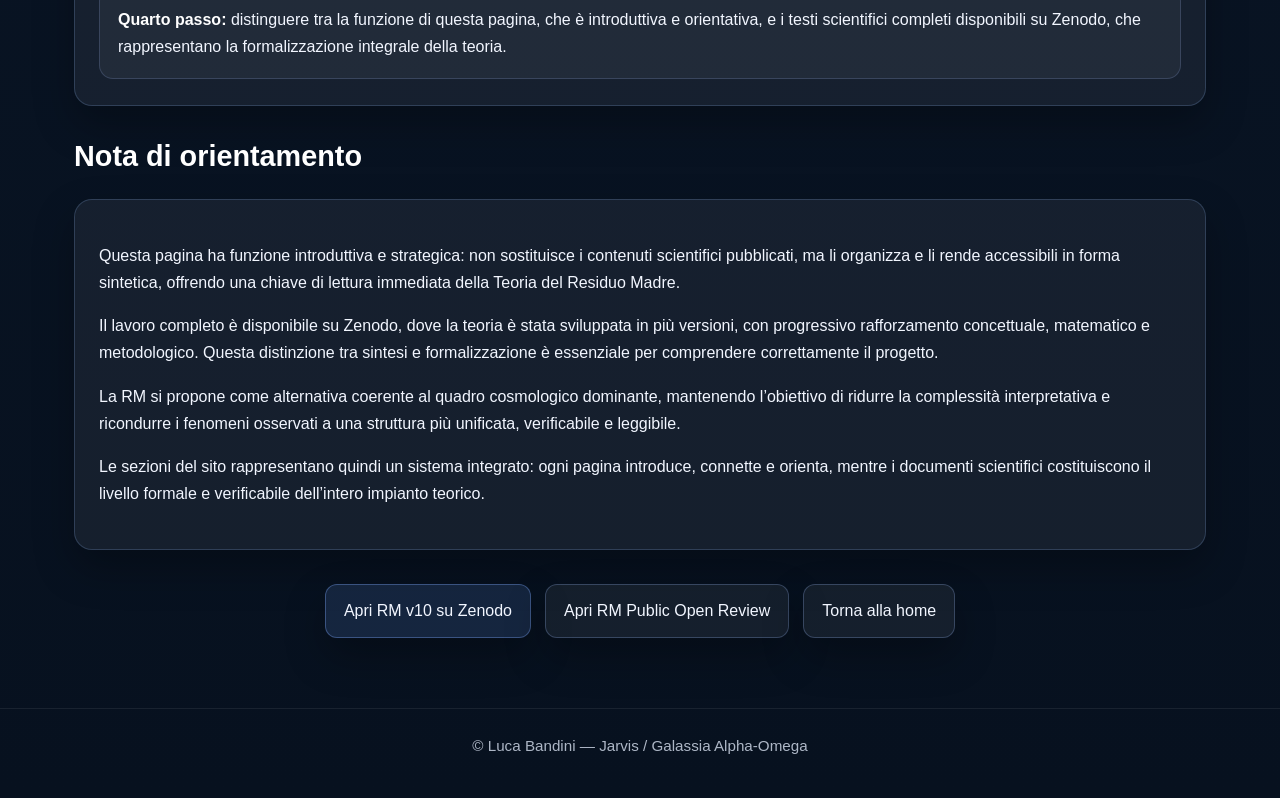
<file: rm.html>
<!DOCTYPE html>
<html lang="it">
<head>
  <meta charset="UTF-8" />
  <meta name="viewport" content="width=device-width, initial-scale=1.0" />
  <title>RM – Teoria del Residuo Madre | Galassia Alpha-Omega</title>
  <style>
    :root {
      --bg1: #07111f;
      --bg2: #0d1b2f;
      --panel: rgba(255, 255, 255, 0.06);
      --panel-strong: rgba(255, 255, 255, 0.09);
      --border: rgba(150, 190, 255, 0.20);
      --text: #f2f6ff;
      --muted: rgba(220, 230, 245, 0.78);
      --accent: #8eb6ff;
      --accent-strong: #bdd3ff;
      --shadow: 0 18px 40px rgba(0, 0, 0, 0.28);
      --max: 1180px;
    }

    * {
      box-sizing: border-box;
    }

    html {
      scroll-behavior: smooth;
    }

    body {
      margin: 0;
      font-family: Arial, Helvetica, sans-serif;
      color: var(--text);
      background:
        radial-gradient(circle at top center, rgba(90, 130, 210, 0.22) 0%, transparent 34%),
        linear-gradient(180deg, var(--bg2) 0%, var(--bg1) 100%);
      line-height: 1.7;
    }

    a {
      color: var(--accent-strong);
      text-decoration: none;
    }

    a:hover {
      text-decoration: underline;
    }

   .hero {
  position: relative;
  overflow: hidden;
  padding: 80px 24px 60px;
  text-align: center;
  border-bottom: 1px solid rgba(255,255,255,0.08);

  background-image:
    linear-gradient(rgba(5, 10, 20, 0.25), rgba(5, 10, 20, 0.85)),
   url("RM immagine.png");

  background-size: cover;
  background-position: center 5%;
  background-repeat: no-repeat;
}

    .hero::before {
      content: "";
      position: absolute;
      inset: auto auto 14% 50%;
      width: 480px;
      height: 480px;
      transform: translateX(-50%);
      border-radius: 50%;
      background:
        radial-gradient(circle at center, rgba(255,255,255,0.15) 0%, rgba(255,255,255,0.02) 34%, transparent 62%);
      filter: blur(10px);
      pointer-events: none;
      opacity: 0.55;
    }

    .hero-inner {
      position: relative;
      z-index: 1;
      max-width: 980px;
      margin: 0 auto;
    }

    .eyebrow {
      display: inline-block;
      margin-bottom: 16px;
      padding: 7px 14px;
      border-radius: 999px;
      background: rgba(255,255,255,0.07);
      border: 1px solid rgba(255,255,255,0.12);
      color: var(--accent-strong);
      font-size: 13px;
      letter-spacing: 0.08em;
      text-transform: uppercase;
    }

    .hero h1 {
      margin: 0;
      font-size: clamp(2.1rem, 5vw, 4rem);
      line-height: 1.1;
      letter-spacing: 0.02em;
    }

    .hero-subtitle {
      margin: 16px auto 0;
      max-width: 900px;
      font-size: clamp(1rem, 2vw, 1.28rem);
      color: var(--muted);
    }

    .hero-badges {
      margin-top: 24px;
      display: flex;
      flex-wrap: wrap;
      justify-content: center;
      gap: 12px;
    }

    .hero-badges span {
      padding: 8px 14px;
      border-radius: 999px;
      background: rgba(255,255,255,0.08);
      border: 1px solid rgba(255,255,255,0.12);
      color: #dbe7ff;
      font-size: 14px;
    }

    .hero-actions {
      margin-top: 28px;
      display: flex;
      flex-wrap: wrap;
      justify-content: center;
      gap: 14px;
    }

    .btn {
      display: inline-block;
      padding: 12px 18px;
      border-radius: 12px;
      border: 1px solid rgba(160,190,255,0.25);
      background: rgba(255,255,255,0.06);
      color: var(--text);
      text-decoration: none;
      box-shadow: var(--shadow);
      transition: transform 0.2s ease, border-color 0.2s ease, background 0.2s ease;
    }

    .btn:hover {
      transform: translateY(-2px);
      border-color: rgba(160,190,255,0.45);
      background: rgba(255,255,255,0.09);
      text-decoration: none;
    }

    .btn-primary {
      background: rgba(110,160,255,0.14);
      border-color: rgba(130,170,255,0.35);
    }

    .container {
      max-width: var(--max);
      margin: 0 auto;
      padding: 40px 24px 70px;
    }

    section {
      margin-top: 26px;
    }

    .section-title {
      margin: 0 0 18px;
      font-size: 1.8rem;
      color: #ffffff;
    }

    .card {
      background: var(--panel);
      border: 1px solid var(--border);
      border-radius: 18px;
      padding: 26px 24px;
      box-shadow: var(--shadow);
    }

    .card + .card {
      margin-top: 18px;
    }

    .lead {
      font-size: 1.08rem;
      color: var(--muted);
    }

    .grid-2 {
      display: grid;
      grid-template-columns: repeat(2, minmax(0, 1fr));
      gap: 20px;
    }

    .grid-3 {
      display: grid;
      grid-template-columns: repeat(3, minmax(0, 1fr));
      gap: 20px;
    }

    .mini-title {
      margin: 0 0 12px;
      font-size: 1.08rem;
      color: #ffffff;
    }

    ul.clean {
      margin: 0;
      padding-left: 18px;
      color: var(--muted);
    }

    ul.clean li + li {
      margin-top: 8px;
    }

    .quote-box {
      border-left: 4px solid rgba(142, 182, 255, 0.55);
      padding: 6px 0 6px 18px;
      color: #e6efff;
      font-style: italic;
    }

    .timeline {
      display: grid;
      gap: 16px;
    }

    .timeline-item {
      background: var(--panel-strong);
      border: 1px solid var(--border);
      border-radius: 16px;
      padding: 18px;
    }

    .timeline-item h3 {
      margin: 0 0 8px;
      font-size: 1.04rem;
      color: #ffffff;
    }

    .timeline-item p {
      margin: 0;
      color: var(--muted);
    }

    .doi {
      display: inline-block;
      margin-top: 10px;
      color: var(--accent);
      font-size: 0.95rem;
      word-break: break-word;
    }

    .reading-path {
      display: grid;
      gap: 14px;
    }

    .reading-step {
      background: rgba(255,255,255,0.05);
      border: 1px solid rgba(160,190,255,0.18);
      border-radius: 14px;
      padding: 18px;
    }

    .reading-step strong {
      color: #ffffff;
    }

    .back-home {
      margin-top: 34px;
      text-align: center;
    }

    .footer {
      text-align: center;
      padding: 24px 16px 40px;
      border-top: 1px solid rgba(255,255,255,0.07);
      color: var(--muted);
      font-size: 0.95rem;
    }

    @media (max-width: 900px) {
      .grid-2,
      .grid-3 {
        grid-template-columns: 1fr;
      }

      .hero {
        padding-top: 58px;
      }
    }
  </style>
</head>
<body>

  <header class="hero">
    <div class="hero-inner">
      <div class="eyebrow">Galassia Alpha-Omega</div>

      <h1>Teoria del Residuo Madre (RM)</h1>

      <p class="hero-subtitle">
        Nucleo teorico centrale della Galassia Alpha-Omega e base cosmologica
        dell’impianto sviluppato da Luca Bandini.
      </p>

      <div class="hero-badges">
        <span>Luca Bandini</span>
        <span>Ricercatore teorico indipendente</span>
        <span>ORCID: 0000-0003-4545-9862</span>
      </div>

      <div class="hero-actions">
        <a class="btn btn-primary" href="https://zenodo.org/records/18714894" target="_blank" rel="noopener noreferrer">
          Leggi RM v10 su Zenodo
        </a>
        <a class="btn" href="index.html">
          Torna alla home
        </a>
      </div>
    </div>
  </header>

  <main class="container">

   <section>
  <h2 class="section-title">Cos’è la RM</h2>
  <div class="card">
    <p class="lead">
      La Teoria del Residuo Madre (RM) è una proposta cosmologica alternativa che
      interpreta l’universo osservabile come effetto di un processo fisico ancora
      attivo, e non come semplice conseguenza remota di un’origine ormai esaurita.
    </p>

    <p>
      Nel quadro della RM, molte caratteristiche oggi attribuite a entità ipotetiche
      separate o a condizioni iniziali estreme vengono rilette come manifestazioni
      residue, persistenti e strutturalmente coerenti di un medesimo principio
      cosmologico generativo.
    </p>

    <p>
      La teoria si colloca quindi non come semplice variante interpretativa del quadro
      standard, ma come tentativo di ricostruire l’architettura del cosmo a partire
      da una logica unificata, capace di ridurre il ricorso a componenti aggiuntive
      introdotte solo per compensare le incongruenze osservative del modello dominante.
    </p>

    <div class="quote-box">
      La RM propone di leggere l’universo non come un sistema nato da un evento concluso,
      ma come l’espressione osservabile di una dinamica originaria ancora in atto.
    </div>
  </div>
</section> 

    <section>
  <h2 class="section-title">Punti centrali della teoria</h2>
  <div class="grid-3">

    <div class="card">
      <h3 class="mini-title">1. Continuità del processo cosmologico</h3>
      <p>
        La RM interpreta l’universo come sistema non concluso, in cui il processo
        originario non è un evento isolato nel tempo ma una condizione ancora attiva,
        capace di influenzare la struttura osservabile su larga scala.
      </p>
    </div>

    <div class="card">
      <h3 class="mini-title">2. Riduzione delle entità ipotetiche</h3>
      <p>
        Il modello mira a spiegare le anomalie osservazionali senza introdurre
        componenti separate come materia oscura ed energia oscura, ma riconducendo
        tali effetti a un’unica dinamica fisica sottostante.
      </p>
    </div>

    <div class="card">
      <h3 class="mini-title">3. Coerenza strutturale</h3>
      <p>
        La teoria propone un quadro unificato in cui le proprietà dell’universo
        emergono come conseguenze interne del sistema, evitando aggiustamenti
        esterni o parametri introdotti solo per mantenere la compatibilità con i dati.
      </p>
    </div>

  </div>
</section>

    <section>
  <h2 class="section-title">Ruolo della RM nella Galassia Alpha-Omega</h2>
  <div class="grid-2">
    <div class="card">
      <h3 class="mini-title">Funzione teorica</h3>
      <p>
        La RM è il nucleo teorico centrale dell’intero ecosistema Alpha-Omega.
        Non rappresenta un lavoro isolato, ma il punto da cui derivano gli sviluppi
        successivi: metrologici, cosmologici, geometrici e filosofico-scientifici.
      </p>
    </div>

    <div class="card">
      <h3 class="mini-title">Funzione strutturale</h3>
      <p>
        In termini di navigazione, questa pagina ha il compito di introdurre,
        ordinare e rendere leggibile la teoria prima dell’accesso diretto ai testi
        completi su Zenodo. Non sostituisce il lavoro scientifico, ma lo rende più
        accessibile, orientando il lettore nel suo significato generale.
      </p>
    </div>
  </div>
</section>

    <section>
      <h2 class="section-title">Versioni pubblicate e materiali collegati</h2>
      <div class="timeline">

        <div class="timeline-item">
          <h3>RM v10 — versione principale di riferimento</h3>
          <p>
            La versione più avanzata attualmente pubblicata, da considerare come punto
            di accesso prioritario alla teoria nella sua forma più matura.
          </p>
          <a class="doi" href="https://zenodo.org/records/18714894" target="_blank" rel="noopener noreferrer">
            DOI / Zenodo: 10.5281/zenodo.18714894
          </a>
        </div>

        <div class="timeline-item">
          <h3>RM v8</h3>
          <p>
            Tappa intermedia significativa nell’evoluzione del modello, utile per seguire
            lo sviluppo progressivo dell’impianto teorico.
          </p>
          <a class="doi" href="https://zenodo.org/records/18714756" target="_blank" rel="noopener noreferrer">
            DOI / Zenodo: 10.5281/zenodo.18714756
          </a>
        </div>

        <div class="timeline-item">
          <h3>RM v7.1</h3>
          <p>
            Versione di consolidamento con funzione importante nel percorso di chiarimento,
            formalizzazione e rafforzamento dell’assetto teorico.
          </p>
          <a class="doi" href="https://zenodo.org/records/18432276" target="_blank" rel="noopener noreferrer">
            DOI / Zenodo: 10.5281/zenodo.18432276
          </a>
        </div>

        <div class="timeline-item">
          <h3>RM v7</h3>
          <p>
            Versione precedente utile per ricostruire la progressione interna della teoria
            e il percorso di maturazione dei principali nuclei concettuali.
          </p>
          <a class="doi" href="https://zenodo.org/records/17830414" target="_blank" rel="noopener noreferrer">
            DOI / Zenodo: 10.5281/zenodo.17830414
          </a>
        </div>

        <div class="timeline-item">
          <h3>RM v6</h3>
          <p>
            Uno dei passaggi iniziali del ciclo maturo della teoria, utile come punto di
            retrospettiva per comprendere l’evoluzione delle versioni più recenti.
          </p>
          <a class="doi" href="https://zenodo.org/records/17650686" target="_blank" rel="noopener noreferrer">
            DOI / Zenodo: 10.5281/zenodo.17650686
          </a>
        </div>

        <div class="timeline-item">
          <h3>RM Public Open Review</h3>
          <p>
            Documento collegato alla dimensione di confronto pubblico e revisione aperta,
            importante per comprendere il lato dialogico e critico del progetto teorico.
          </p>
          <a class="doi" href="https://zenodo.org/records/17601983" target="_blank" rel="noopener noreferrer">
            DOI / Zenodo: 10.5281/zenodo.17601983
          </a>
        </div>

      </div>
    </section>

   <section>
  <h2 class="section-title">Come leggere la RM</h2>
  <div class="card">
    <div class="reading-path">

      <div class="reading-step">
        <strong>Primo passo:</strong> leggere la RM non come ipotesi isolata,
        ma come proposta strutturata che intende offrire un’alternativa completa
        al quadro cosmologico standard.
      </div>

      <div class="reading-step">
        <strong>Secondo passo:</strong> considerare che il modello non introduce
        nuove entità per adattarsi ai dati, ma tenta di ricondurre fenomeni
        complessi a un’unica dinamica fisica coerente.
      </div>

      <div class="reading-step">
        <strong>Terzo passo:</strong> affrontare la lettura delle versioni pubblicate
        come un percorso progressivo, in cui la teoria si è evoluta attraverso
        chiarimenti, verifiche e consolidamenti successivi.
      </div>

      <div class="reading-step">
        <strong>Quarto passo:</strong> distinguere tra la funzione di questa pagina,
        che è introduttiva e orientativa, e i testi scientifici completi disponibili
        su Zenodo, che rappresentano la formalizzazione integrale della teoria.
      </div>

    </div>
  </div>
</section>

  <section>
  <h2 class="section-title">Nota di orientamento</h2>
  <div class="card">
    <p>
      Questa pagina ha funzione introduttiva e strategica: non sostituisce i contenuti
      scientifici pubblicati, ma li organizza e li rende accessibili in forma sintetica,
      offrendo una chiave di lettura immediata della Teoria del Residuo Madre.
    </p>

    <p>
      Il lavoro completo è disponibile su Zenodo, dove la teoria è stata sviluppata
      in più versioni, con progressivo rafforzamento concettuale, matematico e
      metodologico. Questa distinzione tra sintesi e formalizzazione è essenziale
      per comprendere correttamente il progetto.
    </p>

    <p>
      La RM si propone come alternativa coerente al quadro cosmologico dominante,
      mantenendo l’obiettivo di ridurre la complessità interpretativa e ricondurre
      i fenomeni osservati a una struttura più unificata, verificabile e leggibile.
    </p>

    <p>
      Le sezioni del sito rappresentano quindi un sistema integrato: ogni pagina
      introduce, connette e orienta, mentre i documenti scientifici costituiscono
      il livello formale e verificabile dell’intero impianto teorico.
    </p>
  </div>
</section>

    <div class="back-home hero-actions">
      <a class="btn btn-primary" href="https://zenodo.org/records/18714894" target="_blank" rel="noopener noreferrer">
        Apri RM v10 su Zenodo
      </a>
      <a class="btn" href="https://zenodo.org/records/17601983" target="_blank" rel="noopener noreferrer">
        Apri RM Public Open Review
      </a>
      <a class="btn" href="index.html">
        Torna alla home
      </a>
    </div>

  </main>

  <footer class="footer">
    © Luca Bandini — Jarvis / Galassia Alpha-Omega
  </footer>

</body>
</html>
</file>
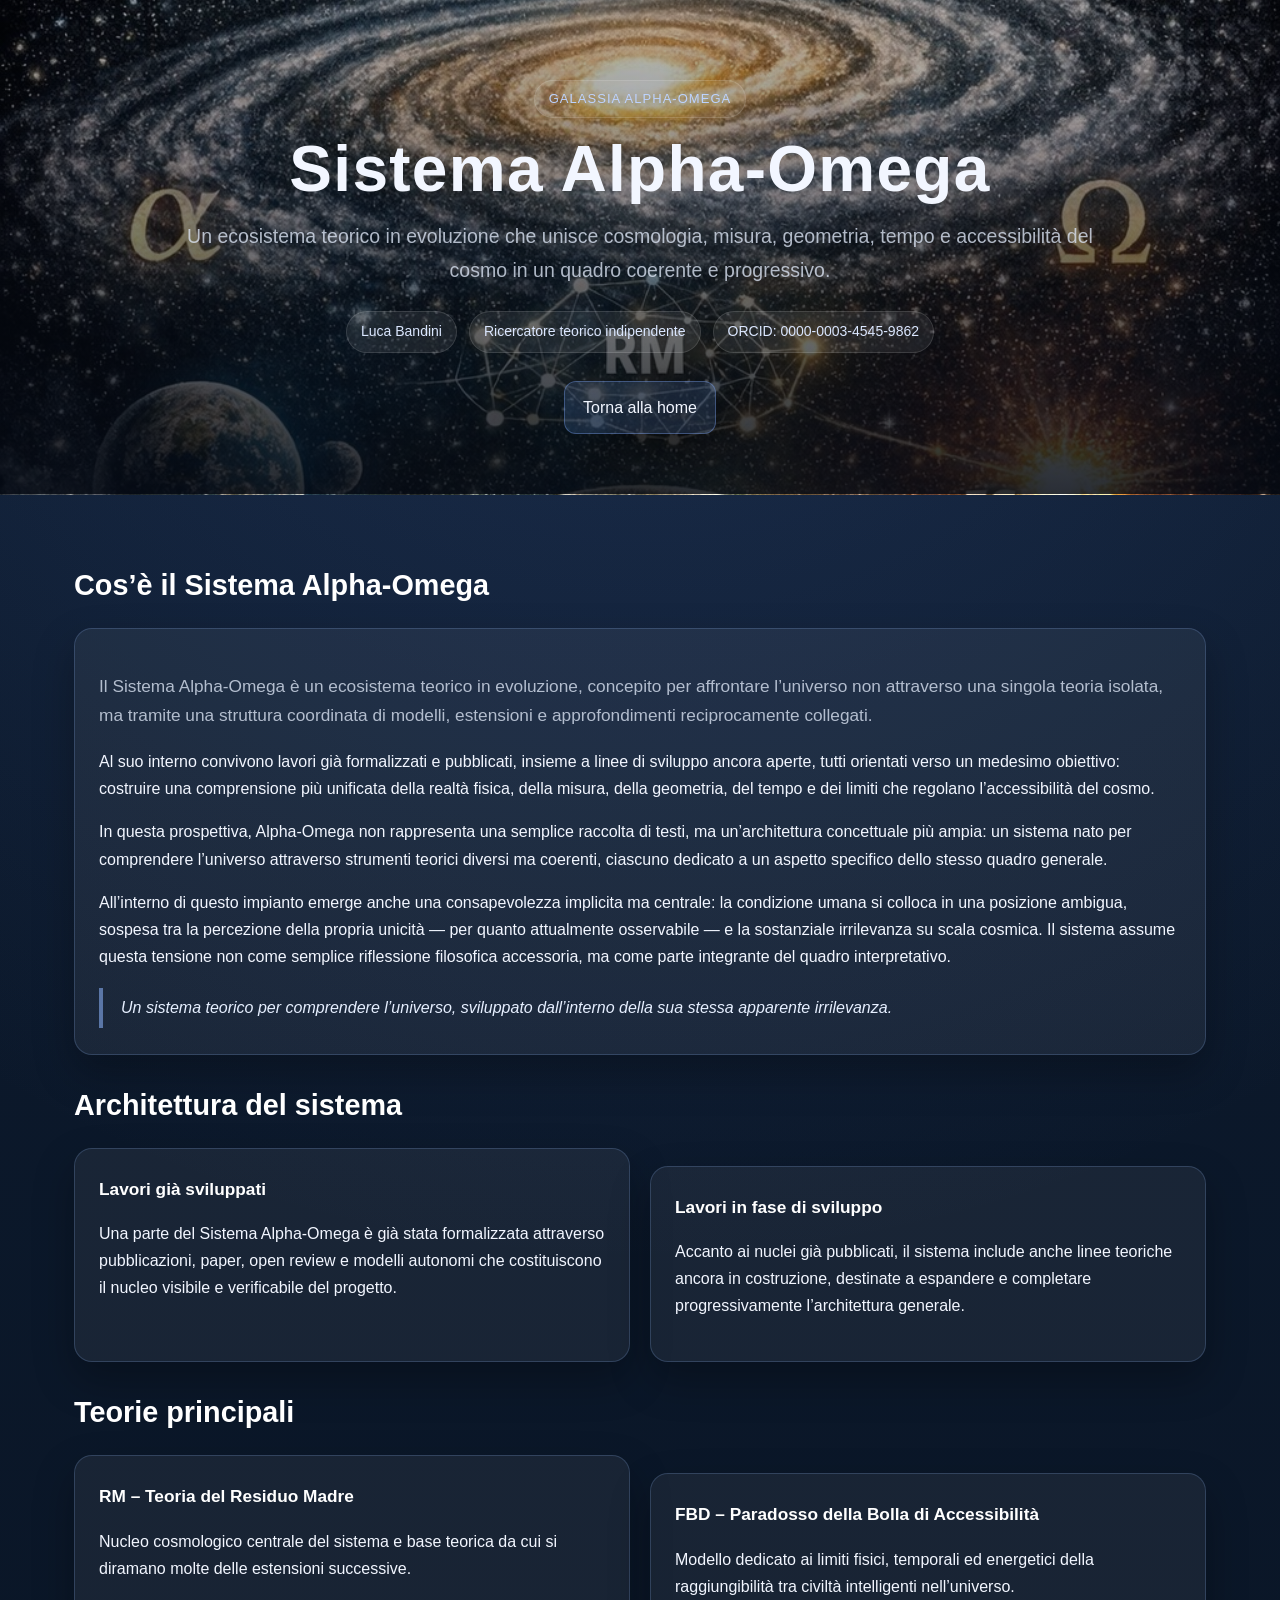
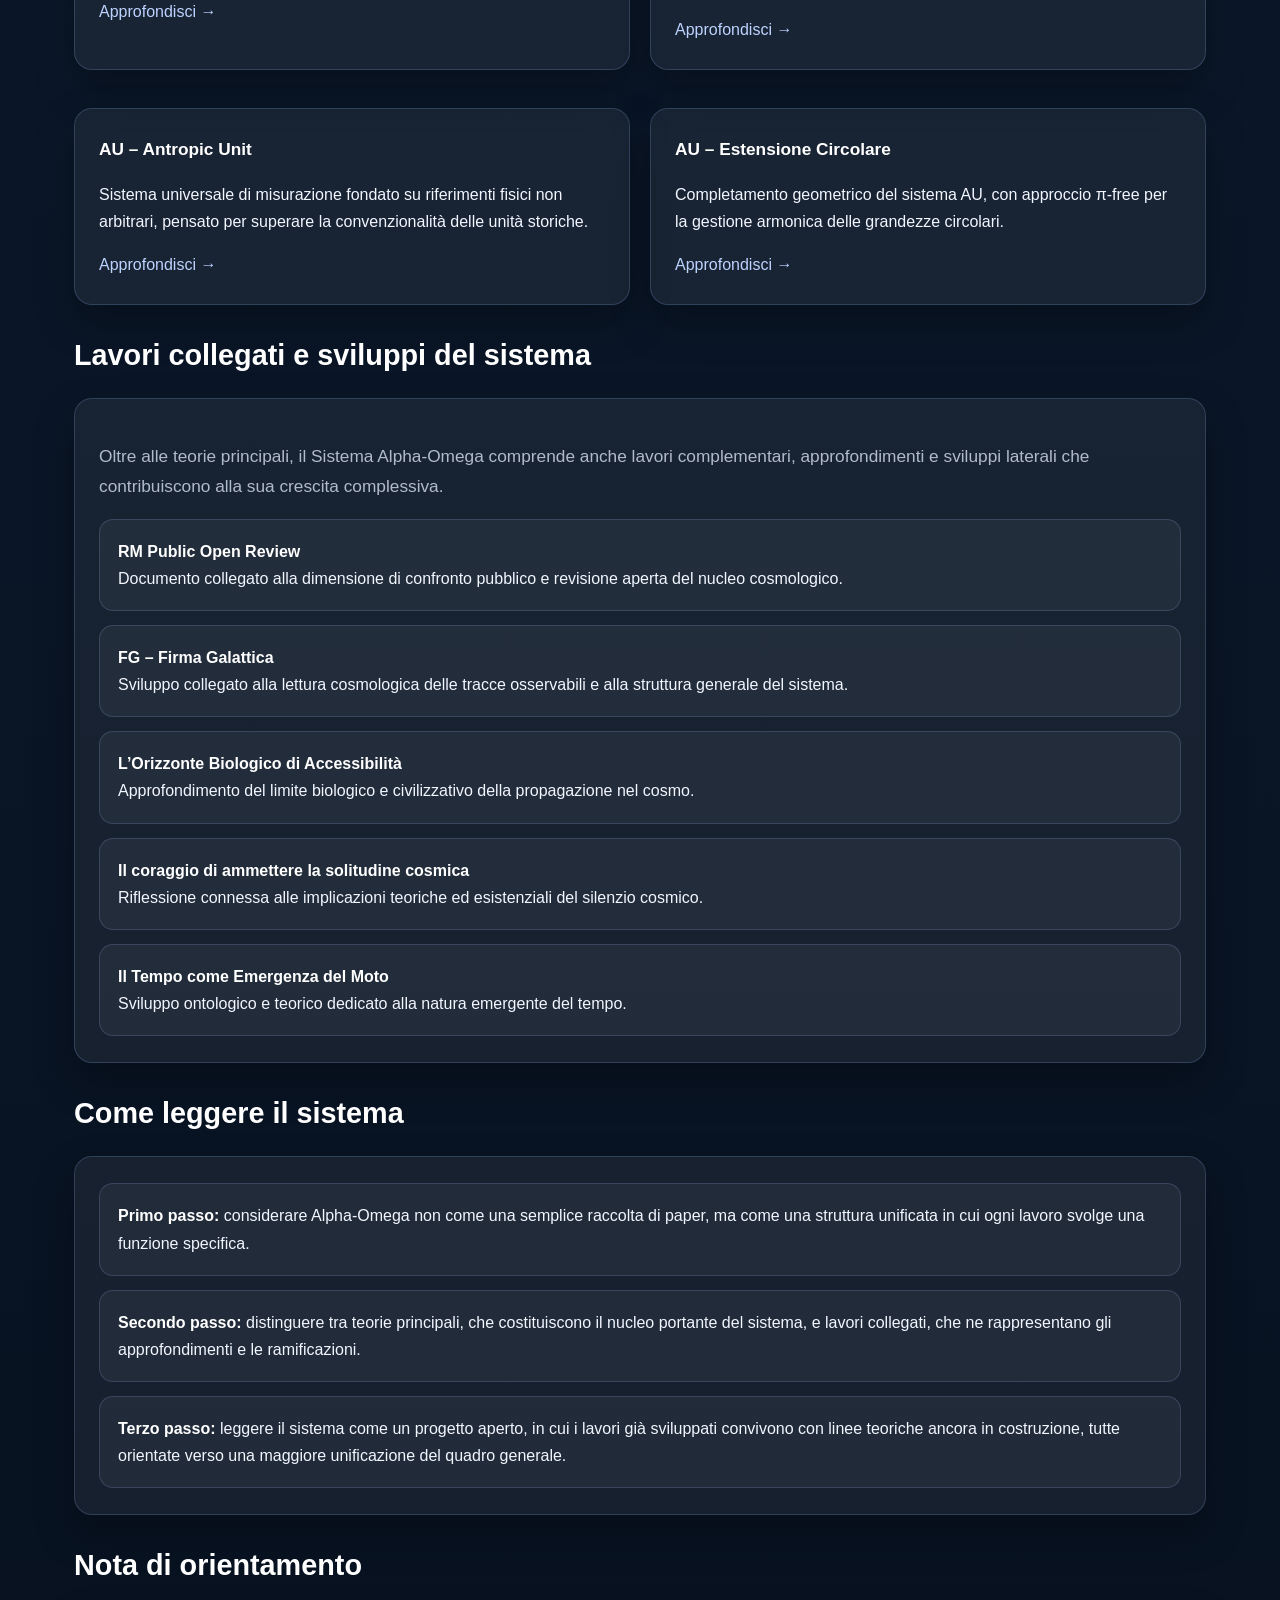
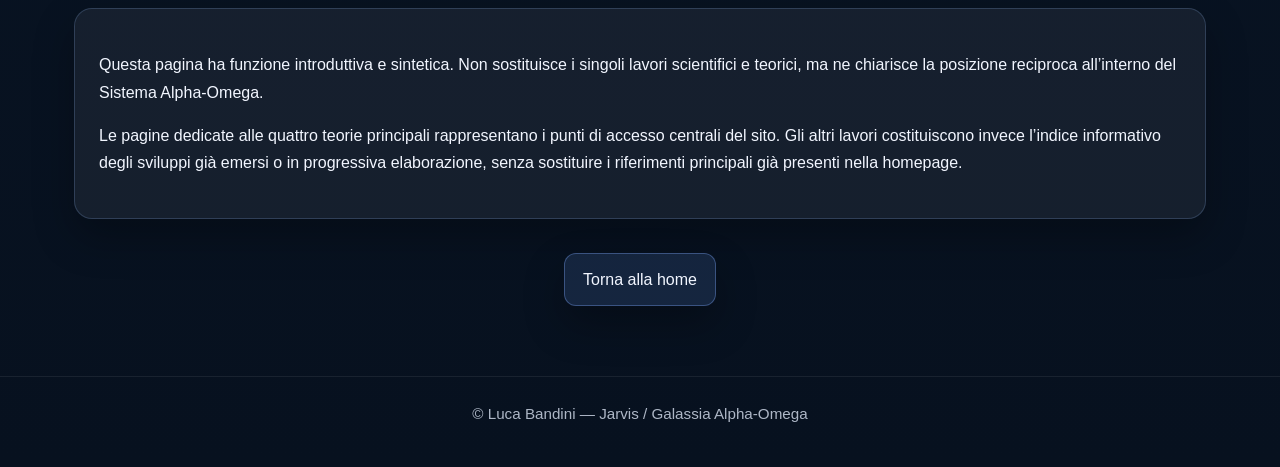
<file: sistema.html>
<!DOCTYPE html>
<html lang="it">
<head>
  <meta charset="UTF-8" />
  <meta name="viewport" content="width=device-width, initial-scale=1.0" />
  <title>Sistema Alpha-Omega | Galassia Alpha-Omega</title>
  <style>
    :root {
      --bg1: #07111f;
      --bg2: #0d1b2f;
      --panel: rgba(255, 255, 255, 0.06);
      --panel-strong: rgba(255, 255, 255, 0.09);
      --border: rgba(150, 190, 255, 0.20);
      --text: #f2f6ff;
      --muted: rgba(220, 230, 245, 0.78);
      --accent: #8eb6ff;
      --accent-strong: #bdd3ff;
      --shadow: 0 18px 40px rgba(0, 0, 0, 0.28);
      --max: 1180px;
    }

    * {
      box-sizing: border-box;
    }

    html {
      scroll-behavior: smooth;
    }

    body {
      margin: 0;
      font-family: Arial, Helvetica, sans-serif;
      color: var(--text);
      background:
        radial-gradient(circle at top center, rgba(90, 130, 210, 0.22) 0%, transparent 34%),
        linear-gradient(180deg, var(--bg2) 0%, var(--bg1) 100%);
      line-height: 1.7;
    }

    a {
      color: var(--accent-strong);
      text-decoration: none;
    }

    a:hover {
      text-decoration: underline;
    }

    .hero {
      position: relative;
      overflow: hidden;
      padding: 80px 24px 60px;
      text-align: center;
      border-bottom: 1px solid rgba(255,255,255,0.08);
     background-image:
  linear-gradient(rgba(5, 10, 20, 0.25), rgba(5, 10, 20, 0.85)),
  url("alpha-omega.jpeg");
      background-size: cover;
      background-position: center 10%;
      background-repeat: no-repeat;
    }

    .hero::before {
      content: "";
      position: absolute;
      inset: auto auto 14% 50%;
      width: 480px;
      height: 480px;
      transform: translateX(-50%);
      border-radius: 50%;
      background:
        radial-gradient(circle at center, rgba(255,255,255,0.15) 0%, rgba(255,255,255,0.02) 34%, transparent 62%);
      filter: blur(10px);
      pointer-events: none;
      opacity: 0.55;
    }

    .hero-inner {
      position: relative;
      z-index: 1;
      max-width: 980px;
      margin: 0 auto;
    }

    .eyebrow {
      display: inline-block;
      margin-bottom: 16px;
      padding: 7px 14px;
      border-radius: 999px;
      background: rgba(255,255,255,0.07);
      border: 1px solid rgba(255,255,255,0.12);
      color: var(--accent-strong);
      font-size: 13px;
      letter-spacing: 0.08em;
      text-transform: uppercase;
    }

    .hero h1 {
      margin: 0;
      font-size: clamp(2.1rem, 5vw, 4rem);
      line-height: 1.1;
      letter-spacing: 0.02em;
    }

    .hero-subtitle {
      margin: 16px auto 0;
      max-width: 920px;
      font-size: clamp(1rem, 2vw, 1.22rem);
      color: var(--muted);
    }

    .hero-badges {
      margin-top: 24px;
      display: flex;
      flex-wrap: wrap;
      justify-content: center;
      gap: 12px;
    }

    .hero-badges span {
      padding: 8px 14px;
      border-radius: 999px;
      background: rgba(255,255,255,0.08);
      border: 1px solid rgba(255,255,255,0.12);
      color: #dbe7ff;
      font-size: 14px;
    }

    .hero-actions {
      margin-top: 28px;
      display: flex;
      flex-wrap: wrap;
      justify-content: center;
      gap: 14px;
    }

    .btn {
      display: inline-block;
      padding: 12px 18px;
      border-radius: 12px;
      border: 1px solid rgba(160,190,255,0.25);
      background: rgba(255,255,255,0.06);
      color: var(--text);
      text-decoration: none;
      box-shadow: var(--shadow);
      transition: transform 0.2s ease, border-color 0.2s ease, background 0.2s ease;
    }

    .btn:hover {
      transform: translateY(-2px);
      border-color: rgba(160,190,255,0.45);
      background: rgba(255,255,255,0.09);
      text-decoration: none;
    }

    .btn-primary {
      background: rgba(110,160,255,0.14);
      border-color: rgba(130,170,255,0.35);
    }

    .container {
      max-width: var(--max);
      margin: 0 auto;
      padding: 40px 24px 70px;
    }

    section {
      margin-top: 26px;
    }

    .section-title {
      margin: 0 0 18px;
      font-size: 1.8rem;
      color: #ffffff;
    }

    .card {
      background: var(--panel);
      border: 1px solid var(--border);
      border-radius: 18px;
      padding: 26px 24px;
      box-shadow: var(--shadow);
    }

    .card + .card {
      margin-top: 18px;
    }

    .lead {
      font-size: 1.08rem;
      color: var(--muted);
    }

    .grid-2 {
      display: grid;
      grid-template-columns: repeat(2, minmax(0, 1fr));
      gap: 20px;
    }

    .grid-3 {
      display: grid;
      grid-template-columns: repeat(3, minmax(0, 1fr));
      gap: 20px;
    }

    .mini-title {
      margin: 0 0 12px;
      font-size: 1.08rem;
      color: #ffffff;
    }

    .quote-box {
      border-left: 4px solid rgba(142, 182, 255, 0.55);
      padding: 6px 0 6px 18px;
      color: #e6efff;
      font-style: italic;
      margin-top: 18px;
    }

    .reading-path {
      display: grid;
      gap: 14px;
    }

    .reading-step {
      background: rgba(255,255,255,0.05);
      border: 1px solid rgba(160,190,255,0.18);
      border-radius: 14px;
      padding: 18px;
    }

    .reading-step strong {
      color: #ffffff;
    }

    .back-home {
      margin-top: 34px;
      text-align: center;
    }

    .footer {
      text-align: center;
      padding: 24px 16px 40px;
      border-top: 1px solid rgba(255,255,255,0.07);
      color: var(--muted);
      font-size: 0.95rem;
    }

    @media (max-width: 900px) {
      .grid-2,
      .grid-3 {
        grid-template-columns: 1fr;
      }

      .hero {
        padding-top: 58px;
      }
    }
  </style>
</head>
<body>

  <header class="hero">
    <div class="hero-inner">
      <div class="eyebrow">Galassia Alpha-Omega</div>

      <h1>Sistema Alpha-Omega</h1>

      <p class="hero-subtitle">
        Un ecosistema teorico in evoluzione che unisce cosmologia, misura, geometria,
        tempo e accessibilità del cosmo in un quadro coerente e progressivo.
      </p>

      <div class="hero-badges">
        <span>Luca Bandini</span>
        <span>Ricercatore teorico indipendente</span>
        <span>ORCID: 0000-0003-4545-9862</span>
      </div>

      <div class="hero-actions">
        <a class="btn btn-primary" href="index.html">
          Torna alla home
        </a>
      </div>
    </div>
  </header>

  <main class="container">

    <section>
      <h2 class="section-title">Cos’è il Sistema Alpha-Omega</h2>
      <div class="card">
        <p class="lead">
          Il Sistema Alpha-Omega è un ecosistema teorico in evoluzione, concepito
          per affrontare l’universo non attraverso una singola teoria isolata, ma
          tramite una struttura coordinata di modelli, estensioni e approfondimenti
          reciprocamente collegati.
        </p>

        <p>
          Al suo interno convivono lavori già formalizzati e pubblicati, insieme a
          linee di sviluppo ancora aperte, tutti orientati verso un medesimo obiettivo:
          costruire una comprensione più unificata della realtà fisica, della misura,
          della geometria, del tempo e dei limiti che regolano l’accessibilità del cosmo.
        </p>

        <p>
          In questa prospettiva, Alpha-Omega non rappresenta una semplice raccolta di testi,
          ma un’architettura concettuale più ampia: un sistema nato per comprendere
          l’universo attraverso strumenti teorici diversi ma coerenti, ciascuno dedicato
          a un aspetto specifico dello stesso quadro generale.
        </p>

        <p>
          All’interno di questo impianto emerge anche una consapevolezza implicita ma centrale:
          la condizione umana si colloca in una posizione ambigua, sospesa tra la percezione
          della propria unicità — per quanto attualmente osservabile — e la sostanziale
          irrilevanza su scala cosmica. Il sistema assume questa tensione non come semplice
          riflessione filosofica accessoria, ma come parte integrante del quadro interpretativo.
        </p>

        <div class="quote-box">
          Un sistema teorico per comprendere l’universo, sviluppato dall’interno della sua
          stessa apparente irrilevanza.
        </div>
      </div>
    </section>

    <section>
      <h2 class="section-title">Architettura del sistema</h2>
      <div class="grid-2">
        <div class="card">
          <h3 class="mini-title">Lavori già sviluppati</h3>
          <p>
            Una parte del Sistema Alpha-Omega è già stata formalizzata attraverso
            pubblicazioni, paper, open review e modelli autonomi che costituiscono
            il nucleo visibile e verificabile del progetto.
          </p>
        </div>

        <div class="card">
          <h3 class="mini-title">Lavori in fase di sviluppo</h3>
          <p>
            Accanto ai nuclei già pubblicati, il sistema include anche linee teoriche
            ancora in costruzione, destinate a espandere e completare progressivamente
            l’architettura generale.
          </p>
        </div>
      </div>
    </section>

    <section>
      <h2 class="section-title">Teorie principali</h2>
      <div class="grid-2">

        <div class="card">
          <h3 class="mini-title">RM – Teoria del Residuo Madre</h3>
          <p>
            Nucleo cosmologico centrale del sistema e base teorica da cui si diramano
            molte delle estensioni successive.
          </p>
          <a href="rm.html">Approfondisci →</a>
        </div>

        <div class="card">
          <h3 class="mini-title">FBD – Paradosso della Bolla di Accessibilità</h3>
          <p>
            Modello dedicato ai limiti fisici, temporali ed energetici della
            raggiungibilità tra civiltà intelligenti nell’universo.
          </p>
          <a href="fbd.html">Approfondisci →</a>
        </div>

        <div class="card">
          <h3 class="mini-title">AU – Antropic Unit</h3>
          <p>
            Sistema universale di misurazione fondato su riferimenti fisici non arbitrari,
            pensato per superare la convenzionalità delle unità storiche.
          </p>
          <a href="au.html">Approfondisci →</a>
        </div>

        <div class="card">
          <h3 class="mini-title">AU – Estensione Circolare</h3>
          <p>
            Completamento geometrico del sistema AU, con approccio π-free per la gestione
            armonica delle grandezze circolari.
          </p>
          <a href="au-estensione-circolare.html">Approfondisci →</a>
        </div>

      </div>
    </section>

    <section>
      <h2 class="section-title">Lavori collegati e sviluppi del sistema</h2>
      <div class="card">
        <p class="lead">
          Oltre alle teorie principali, il Sistema Alpha-Omega comprende anche lavori
          complementari, approfondimenti e sviluppi laterali che contribuiscono alla
          sua crescita complessiva.
        </p>

        <div class="reading-path">
          <div class="reading-step">
            <strong>RM Public Open Review</strong><br>
            Documento collegato alla dimensione di confronto pubblico e revisione aperta del nucleo cosmologico.
          </div>

          <div class="reading-step">
            <strong>FG – Firma Galattica</strong><br>
            Sviluppo collegato alla lettura cosmologica delle tracce osservabili e alla struttura generale del sistema.
          </div>

          <div class="reading-step">
            <strong>L’Orizzonte Biologico di Accessibilità</strong><br>
            Approfondimento del limite biologico e civilizzativo della propagazione nel cosmo.
          </div>

          <div class="reading-step">
            <strong>Il coraggio di ammettere la solitudine cosmica</strong><br>
            Riflessione connessa alle implicazioni teoriche ed esistenziali del silenzio cosmico.
          </div>

          <div class="reading-step">
            <strong>Il Tempo come Emergenza del Moto</strong><br>
            Sviluppo ontologico e teorico dedicato alla natura emergente del tempo.
          </div>
        </div>
      </div>
    </section>

    <section>
      <h2 class="section-title">Come leggere il sistema</h2>
      <div class="card">
        <div class="reading-path">

          <div class="reading-step">
            <strong>Primo passo:</strong> considerare Alpha-Omega non come una semplice
            raccolta di paper, ma come una struttura unificata in cui ogni lavoro
            svolge una funzione specifica.
          </div>

          <div class="reading-step">
            <strong>Secondo passo:</strong> distinguere tra teorie principali, che
            costituiscono il nucleo portante del sistema, e lavori collegati, che ne
            rappresentano gli approfondimenti e le ramificazioni.
          </div>

          <div class="reading-step">
            <strong>Terzo passo:</strong> leggere il sistema come un progetto aperto,
            in cui i lavori già sviluppati convivono con linee teoriche ancora in
            costruzione, tutte orientate verso una maggiore unificazione del quadro generale.
          </div>

        </div>
      </div>
    </section>

    <section>
      <h2 class="section-title">Nota di orientamento</h2>
      <div class="card">
        <p>
          Questa pagina ha funzione introduttiva e sintetica. Non sostituisce i singoli
          lavori scientifici e teorici, ma ne chiarisce la posizione reciproca all’interno
          del Sistema Alpha-Omega.
        </p>

        <p>
          Le pagine dedicate alle quattro teorie principali rappresentano i punti di accesso
          centrali del sito. Gli altri lavori costituiscono invece l’indice informativo degli
          sviluppi già emersi o in progressiva elaborazione, senza sostituire i riferimenti
          principali già presenti nella homepage.
        </p>
      </div>
    </section>

    <div class="back-home hero-actions">
      <a class="btn btn-primary" href="index.html">
        Torna alla home
      </a>
    </div>

  </main>

  <footer class="footer">
    © Luca Bandini — Jarvis / Galassia Alpha-Omega
  </footer>

</body>
</html>
</file>
